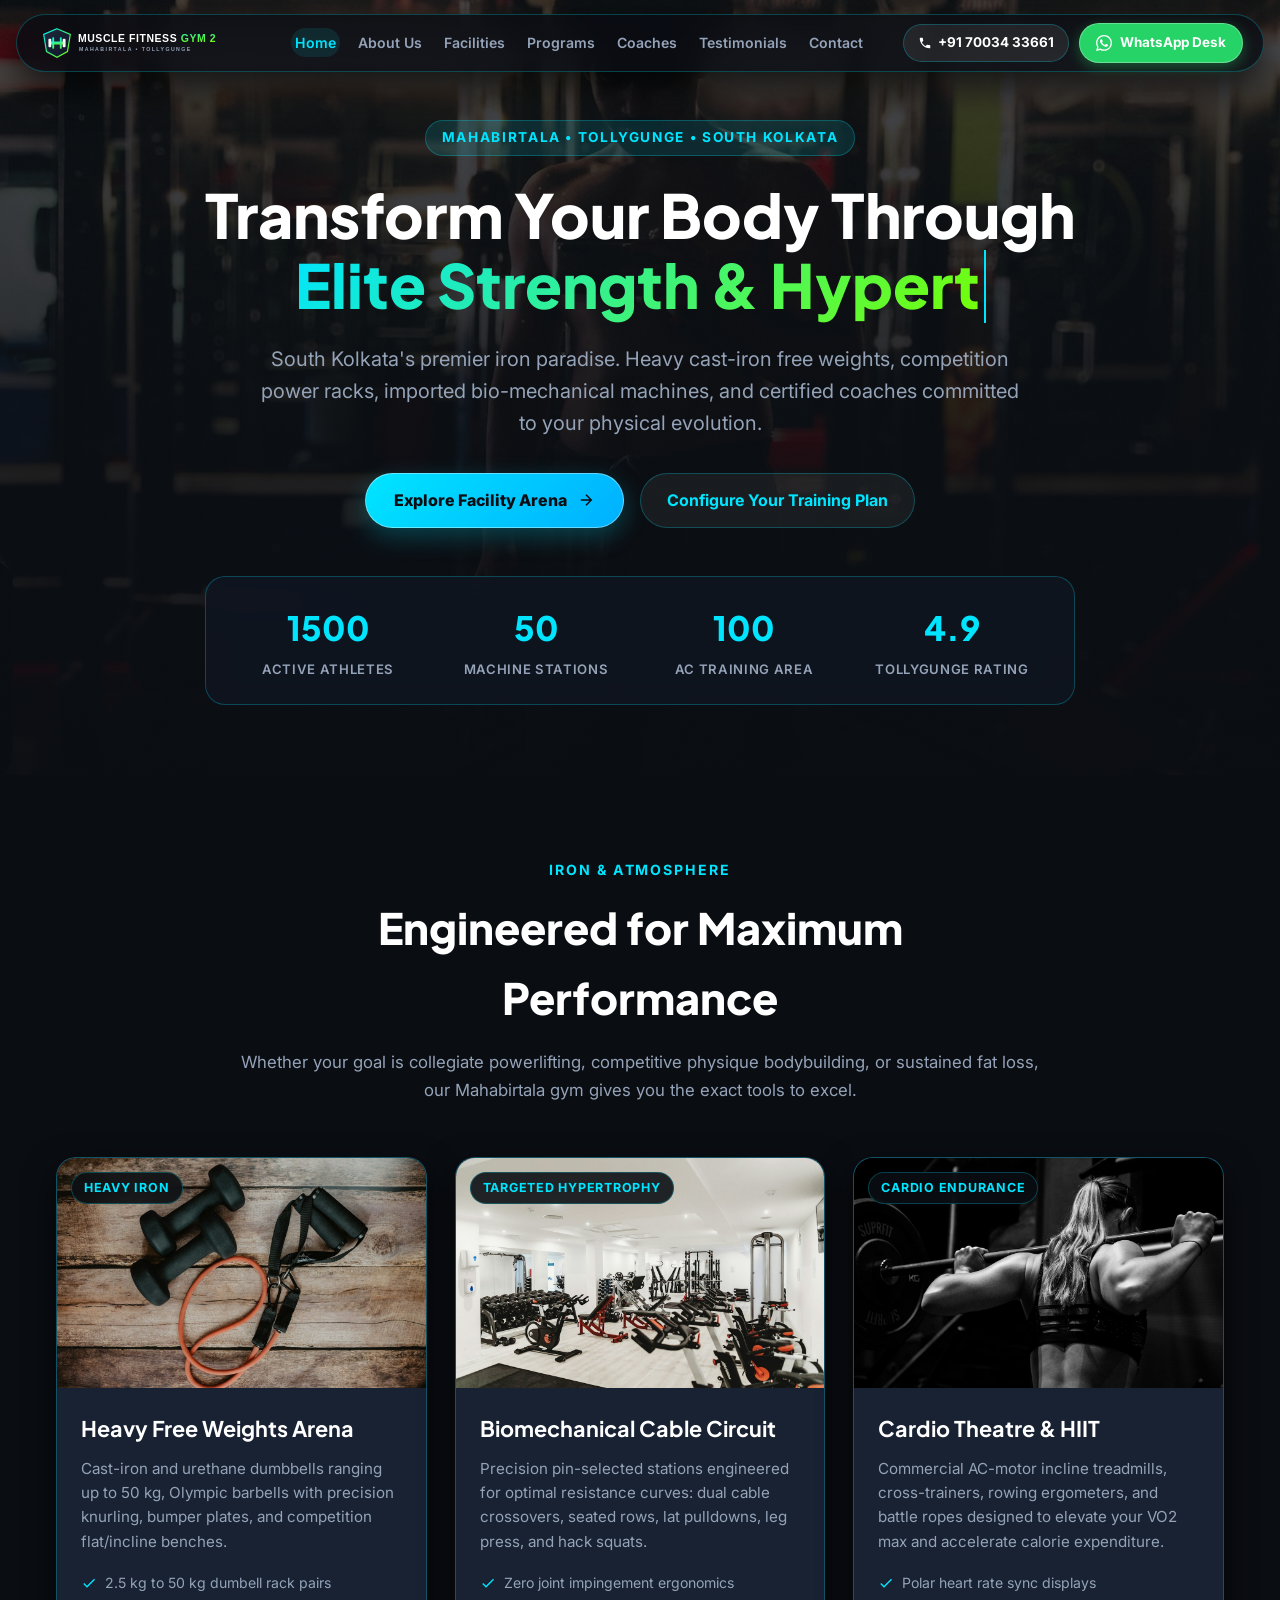
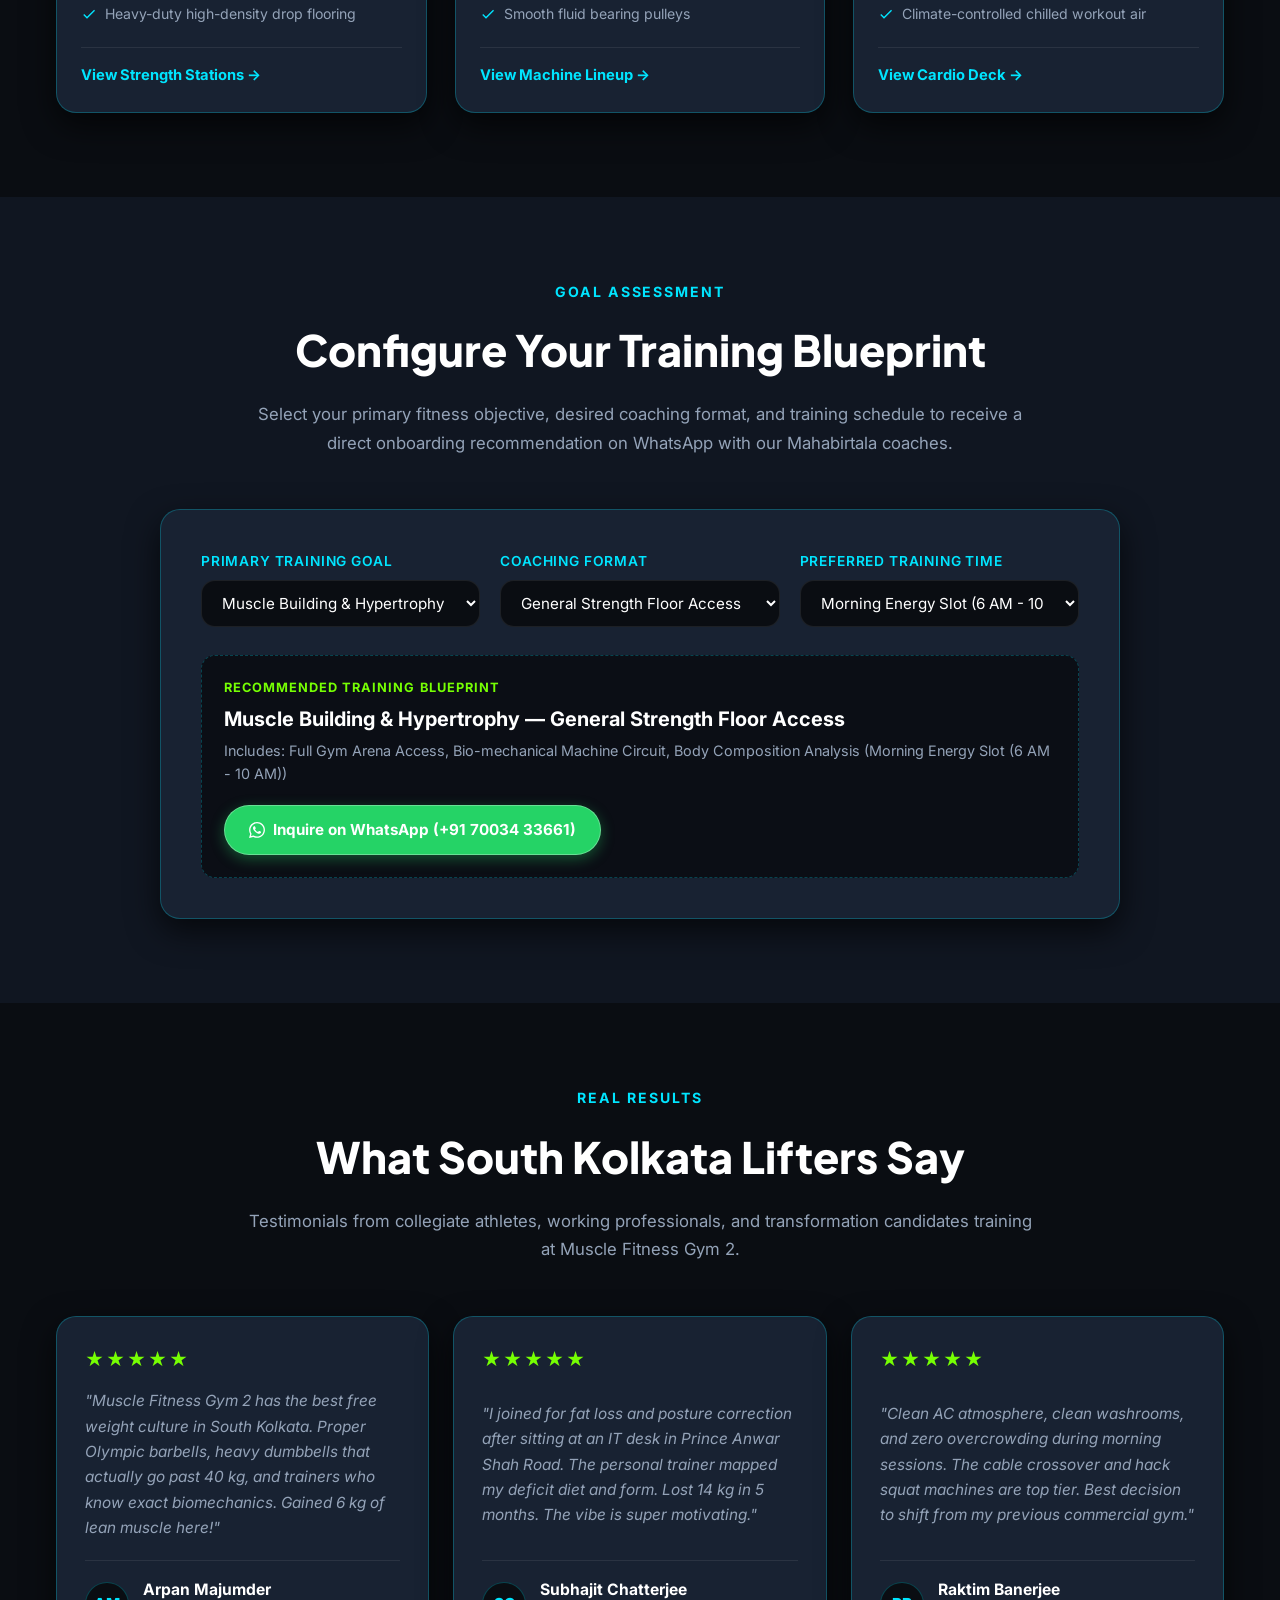
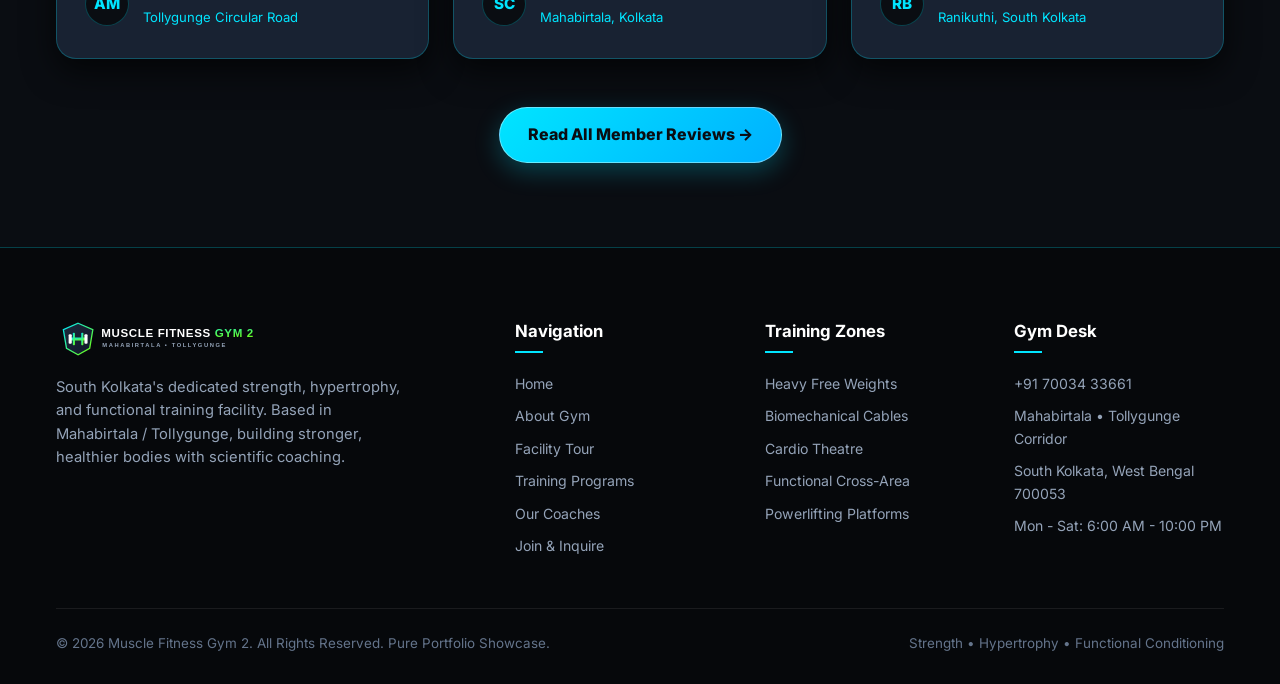
<file: index.html>
<!DOCTYPE html>
<html lang="en">
<head>
  <meta charset="UTF-8">
  <meta name="viewport" content="width=device-width, initial-scale=1.0">
  <title>Muscle Fitness Gym 2 | Elite Strength &amp; Conditioning Tollygunge Kolkata</title>
  <meta name="description" content="Muscle Fitness Gym 2: Premier strength training, hypertrophy bodybuilding, powerlifting &amp; cardio facility in Mahabirtala &amp; Tollygunge, South Kolkata. Join today.">
  <link rel="icon" type="image/svg+xml" href="assets/images/favicon.svg">
  <link rel="icon" type="image/png" sizes="32x32" href="assets/images/favicon-32x32.png">
  <link rel="apple-touch-icon" href="assets/images/apple-touch-icon.png">
  <link rel="preconnect" href="https://fonts.googleapis.com">
  <link rel="preconnect" href="https://fonts.gstatic.com" crossorigin>
  <link href="https://fonts.googleapis.com/css2?family=Plus+Jakarta+Sans:wght@600;700;800;900&family=Inter:wght@400;500;600;700&display=swap" rel="stylesheet">
  <link rel="stylesheet" href="style.css">
</head>
<body>

  <!-- TheDivine Floating Pill Navbar -->
  <header class="nav-header-wrapper">
    <nav class="the-divine-nav" aria-label="Main Navigation">
      <a href="index.html" class="nav-brand">
        <img src="assets/images/logo.svg" alt="Muscle Fitness Gym 2 Logo">
      </a>
      <ul class="nav-links">
        <li><a href="index.html" class="nav-link active">Home</a></li>
        <li><a href="about.html" class="nav-link">About Us</a></li>
        <li><a href="facilities.html" class="nav-link">Facilities</a></li>
        <li><a href="programs.html" class="nav-link">Programs</a></li>
        <li><a href="trainers.html" class="nav-link">Coaches</a></li>
        <li><a href="reviews.html" class="nav-link">Testimonials</a></li>
        <li><a href="contact.html" class="nav-link">Contact</a></li>
      </ul>
      <div class="nav-actions">
        <a href="tel:+917003433661" class="btn-nav-call" title="Call Muscle Fitness Gym 2">
          <svg width="14" height="14" viewBox="0 0 24 24" fill="currentColor"><path d="M20 15.5c-1.2 0-2.4-.2-3.6-.6-.3-.1-.7 0-1 .2l-2.2 2.2c-2.8-1.4-5.1-3.8-6.6-6.6l2.2-2.2c.3-.3.4-.7.2-1-.4-1.1-.6-2.3-.6-3.5 0-.6-.4-1-1-1H4c-.6 0-1 .4-1 1 0 9.4 7.6 17 17 17 .6 0 1-.4 1-1v-3.5c0-.6-.4-1-1-1z"/></svg>
          +91 70034 33661
        </a>
        <a href="https://wa.me/917003433661?text=Hello%20Muscle%20Fitness%20Gym%202!%20I%20would%20like%20to%20inquire%20about%20gym%20membership." target="_blank" rel="noopener noreferrer" class="btn-nav-wa" title="WhatsApp Desk">
          <svg class="wa-icon-white" viewBox="0 0 24 24"><path d="M.057 24l1.687-6.163c-1.041-1.804-1.588-3.849-1.587-5.946.003-6.556 5.338-11.891 11.893-11.891 3.181.001 6.167 1.24 8.413 3.488 2.245 2.248 3.481 5.236 3.48 8.414-.003 6.557-5.338 11.892-11.893 11.892-1.99-.001-3.951-.5-5.688-1.448l-6.305 1.654zm6.597-3.807c1.676.995 3.276 1.591 5.392 1.592 5.448 0 9.886-4.434 9.889-9.885.002-5.462-4.415-9.89-9.881-9.892-5.452 0-9.887 4.434-9.889 9.884-.001 2.225.651 3.891 1.746 5.634l-.999 3.648 3.742-.981zm11.387-5.464c-.074-.124-.272-.198-.57-.347-.297-.149-1.758-.868-2.031-.967-.272-.099-.47-.149-.669.149-.198.297-.768.967-.941 1.165-.173.198-.347.223-.644.074-.297-.149-1.255-.462-2.39-1.475-.883-.788-1.48-1.761-1.653-2.059-.173-.297-.018-.458.13-.606.134-.133.297-.347.446-.521.151-.172.2-.296.3-.495.099-.198.05-.372-.025-.521-.075-.148-.669-1.611-.916-2.206-.242-.579-.487-.501-.669-.51l-.57-.01c-.198 0-.52.074-.792.372s-1.04 1.016-1.04 2.479 1.065 2.876 1.213 3.074c.149.198 2.095 3.2 5.076 4.487.709.306 1.263.489 1.694.626.712.226 1.36.194 1.872.118.571-.085 1.758-.719 2.006-1.413.248-.695.248-1.29.173-1.414z"/></svg>
          WhatsApp Desk
        </a>
        <button class="mobile-nav-toggle" aria-label="Toggle navigation">
          <svg width="24" height="24" viewBox="0 0 24 24" stroke="currentColor" stroke-width="2" fill="none"><path d="M4 6h16M4 12h16M4 18h16"/></svg>
        </button>
      </div>
    </nav>
  </header>

  <!-- Mobile Drawer -->
  <div class="mobile-nav-drawer">
    <a href="index.html" class="nav-link active">Home</a>
    <a href="about.html" class="nav-link">About Us</a>
    <a href="facilities.html" class="nav-link">Facilities</a>
    <a href="programs.html" class="nav-link">Programs</a>
    <a href="trainers.html" class="nav-link">Coaches</a>
    <a href="reviews.html" class="nav-link">Testimonials</a>
    <a href="contact.html" class="nav-link">Contact</a>
  </div>

  <!-- Hero Section with 16:9 Video -->
  <section class="hero-section">
    <div class="hero-video-wrapper">
      <video class="hero-video" autoplay loop muted playsinline poster="assets/images/hero-poster.jpg">
        <source src="assets/videos/hero.mp4" type="video/mp4">
        <img src="assets/images/hero-fallback.jpg" alt="Muscle Fitness Gym 2 Arena">
      </video>
      <div class="hero-overlay"></div>
    </div>

    <div class="hero-content">
      <span class="hero-badge">Mahabirtala &bull; Tollygunge &bull; South Kolkata</span>
      <h1 class="hero-title">
        Transform Your Body Through<br>
        <span class="typewriter-text"></span>
      </h1>
      <p class="hero-subtitle">
        South Kolkata's premier iron paradise. Heavy cast-iron free weights, competition power racks, imported bio-mechanical machines, and certified coaches committed to your physical evolution.
      </p>

      <div class="hero-ctas">
        <a href="facilities.html" class="btn-primary">
          Explore Facility Arena
          <svg width="18" height="18" viewBox="0 0 24 24" fill="none" stroke="currentColor" stroke-width="2"><path d="M5 12h14M12 5l7 7-7 7"/></svg>
        </a>
        <a href="#goal-estimator" class="btn-secondary">
          Configure Your Training Plan
        </a>
      </div>

      <!-- Telemetry Stats -->
      <div class="hero-telemetry">
        <div class="telemetry-item">
          <span class="telemetry-val" data-target="1500">1500+</span>
          <span class="telemetry-label">Active Athletes</span>
        </div>
        <div class="telemetry-item">
          <span class="telemetry-val" data-target="50">50+</span>
          <span class="telemetry-label">Machine Stations</span>
        </div>
        <div class="telemetry-item">
          <span class="telemetry-val" data-target="100">100%</span>
          <span class="telemetry-label">AC Training Area</span>
        </div>
        <div class="telemetry-item">
          <span class="telemetry-val" data-target="4.9">4.9 ★</span>
          <span class="telemetry-label">Tollygunge Rating</span>
        </div>
      </div>
    </div>
  </section>

  <!-- Facility Highlights Showcase -->
  <section class="section">
    <div class="container">
      <div class="section-header">
        <span class="section-subtitle">Iron &amp; Atmosphere</span>
        <h2 class="section-title">Engineered for Maximum Performance</h2>
        <p class="section-desc">
          Whether your goal is collegiate powerlifting, competitive physique bodybuilding, or sustained fat loss, our Mahabirtala gym gives you the exact tools to excel.
        </p>
      </div>

      <div class="facility-grid">
        <!-- Card 1: Free Weights Zone -->
        <div class="card-luxury">
          <div class="card-img-wrap">
            <img src="assets/images/free-weights-zone.jpg" alt="Free Weights Zone" loading="lazy">
            <span class="card-badge">Heavy Iron</span>
          </div>
          <div class="card-body">
            <h3 class="card-title">Heavy Free Weights Arena</h3>
            <p class="card-desc">
              Cast-iron and urethane dumbbells ranging up to 50 kg, Olympic barbells with precision knurling, bumper plates, and competition flat/incline benches.
            </p>
            <ul class="card-features">
              <li><svg viewBox="0 0 24 24"><path d="M9 16.17L4.83 12l-1.42 1.41L9 19 21 7l-1.41-1.41z"/></svg> 2.5 kg to 50 kg dumbell rack pairs</li>
              <li><svg viewBox="0 0 24 24"><path d="M9 16.17L4.83 12l-1.42 1.41L9 19 21 7l-1.41-1.41z"/></svg> Heavy-duty high-density drop flooring</li>
            </ul>
            <a href="facilities.html" class="card-cta">View Strength Stations &rarr;</a>
          </div>
        </div>

        <!-- Card 2: Biomechanical Machines -->
        <div class="card-luxury">
          <div class="card-img-wrap">
            <img src="assets/images/biomechanical-machines.jpg" alt="Biomechanical Machine Circuit" loading="lazy">
            <span class="card-badge">Targeted Hypertrophy</span>
          </div>
          <div class="card-body">
            <h3 class="card-title">Biomechanical Cable Circuit</h3>
            <p class="card-desc">
              Precision pin-selected stations engineered for optimal resistance curves: dual cable crossovers, seated rows, lat pulldowns, leg press, and hack squats.
            </p>
            <ul class="card-features">
              <li><svg viewBox="0 0 24 24"><path d="M9 16.17L4.83 12l-1.42 1.41L9 19 21 7l-1.41-1.41z"/></svg> Zero joint impingement ergonomics</li>
              <li><svg viewBox="0 0 24 24"><path d="M9 16.17L4.83 12l-1.42 1.41L9 19 21 7l-1.41-1.41z"/></svg> Smooth fluid bearing pulleys</li>
            </ul>
            <a href="facilities.html" class="card-cta">View Machine Lineup &rarr;</a>
          </div>
        </div>

        <!-- Card 3: Cardio & Conditioning -->
        <div class="card-luxury">
          <div class="card-img-wrap">
            <img src="assets/images/cardio-theatre-zone.jpg" alt="Cardio Theatre Zone" loading="lazy">
            <span class="card-badge">Cardio Endurance</span>
          </div>
          <div class="card-body">
            <h3 class="card-title">Cardio Theatre &amp; HIIT</h3>
            <p class="card-desc">
              Commercial AC-motor incline treadmills, cross-trainers, rowing ergometers, and battle ropes designed to elevate your VO2 max and accelerate calorie expenditure.
            </p>
            <ul class="card-features">
              <li><svg viewBox="0 0 24 24"><path d="M9 16.17L4.83 12l-1.42 1.41L9 19 21 7l-1.41-1.41z"/></svg> Polar heart rate sync displays</li>
              <li><svg viewBox="0 0 24 24"><path d="M9 16.17L4.83 12l-1.42 1.41L9 19 21 7l-1.41-1.41z"/></svg> Climate-controlled chilled workout air</li>
            </ul>
            <a href="facilities.html" class="card-cta">View Cardio Deck &rarr;</a>
          </div>
        </div>
      </div>
    </div>
  </section>

  <!-- Interactive Goal & Training Intake Widget -->
  <section id="goal-estimator" class="section section-alt">
    <div class="container">
      <div class="section-header">
        <span class="section-subtitle">Goal Assessment</span>
        <h2 class="section-title">Configure Your Training Blueprint</h2>
        <p class="section-desc">
          Select your primary fitness objective, desired coaching format, and training schedule to receive a direct onboarding recommendation on WhatsApp with our Mahabirtala coaches.
        </p>
      </div>

      <div class="estimator-widget">
        <div class="estimator-grid">
          <div class="form-group">
            <label for="fitnessGoal">Primary Training Goal</label>
            <select id="fitnessGoal" class="form-select">
              <option value="Muscle Building &amp; Hypertrophy" selected>Muscle Building &amp; Hypertrophy</option>
              <option value="Fat Loss &amp; Body Recomposition">Fat Loss &amp; Body Recomposition</option>
              <option value="Powerlifting &amp; Maximal Strength">Powerlifting &amp; Maximal Strength (SBD)</option>
              <option value="General Health &amp; Functional Fitness">General Health &amp; Functional Fitness</option>
            </select>
          </div>

          <div class="form-group">
            <label for="trainingMode">Coaching Format</label>
            <select id="trainingMode" class="form-select">
              <option value="General Strength Floor Access" selected>General Strength Floor Access</option>
              <option value="1-on-1 Personal Trainer Mentorship">1-on-1 Personal Trainer Mentorship</option>
              <option value="Duo / Partner Transformation Pass">Duo / Partner Transformation Pass</option>
            </select>
          </div>

          <div class="form-group">
            <label for="workoutSlot">Preferred Training Time</label>
            <select id="workoutSlot" class="form-select">
              <option value="Morning Energy Slot (6 AM - 10 AM)" selected>Morning Energy Slot (6 AM - 10 AM)</option>
              <option value="Afternoon Quiet Hours (11 AM - 4 PM)">Afternoon Quiet Hours (11 AM - 4 PM)</option>
              <option value="Evening Peak Hustle (5 PM - 10 PM)">Evening Peak Hustle (5 PM - 10 PM)</option>
            </select>
          </div>
        </div>

        <div class="estimator-output">
          <div class="est-specs">
            <span class="est-badge">Recommended Training Blueprint</span>
            <h3 id="estTitle" class="est-title">Muscle Building &amp; Hypertrophy — General Strength Floor Access</h3>
            <p id="estTimeline" class="est-timeline">Includes: Full Gym Arena Access, Bio-mechanical Machine Circuit, Body Composition Analysis (Morning Energy Slot (6 AM - 10 AM))</p>
          </div>
          <a id="estWaBtn" href="https://wa.me/917003433661" target="_blank" rel="noopener noreferrer" class="btn-nav-wa" style="padding: 12px 24px; font-size: 0.95rem;">
            <svg class="wa-icon-white" viewBox="0 0 24 24"><path d="M.057 24l1.687-6.163c-1.041-1.804-1.588-3.849-1.587-5.946.003-6.556 5.338-11.891 11.893-11.891 3.181.001 6.167 1.24 8.413 3.488 2.245 2.248 3.481 5.236 3.48 8.414-.003 6.557-5.338 11.892-11.893 11.892-1.99-.001-3.951-.5-5.688-1.448l-6.305 1.654zm6.597-3.807c1.676.995 3.276 1.591 5.392 1.592 5.448 0 9.886-4.434 9.889-9.885.002-5.462-4.415-9.89-9.881-9.892-5.452 0-9.887 4.434-9.889 9.884-.001 2.225.651 3.891 1.746 5.634l-.999 3.648 3.742-.981zm11.387-5.464c-.074-.124-.272-.198-.57-.347-.297-.149-1.758-.868-2.031-.967-.272-.099-.47-.149-.669.149-.198.297-.768.967-.941 1.165-.173.198-.347.223-.644.074-.297-.149-1.255-.462-2.39-1.475-.883-.788-1.48-1.761-1.653-2.059-.173-.297-.018-.458.13-.606.134-.133.297-.347.446-.521.151-.172.2-.296.3-.495.099-.198.05-.372-.025-.521-.075-.148-.669-1.611-.916-2.206-.242-.579-.487-.501-.669-.51l-.57-.01c-.198 0-.52.074-.792.372s-1.04 1.016-1.04 2.479 1.065 2.876 1.213 3.074c.149.198 2.095 3.2 5.076 4.487.709.306 1.263.489 1.694.626.712.226 1.36.194 1.872.118.571-.085 1.758-.719 2.006-1.413.248-.695.248-1.29.173-1.414z"/></svg>
            Inquire on WhatsApp (+91 70034 33661)
          </a>
        </div>
      </div>
    </div>
  </section>

  <!-- Member Testimonials Preview -->
  <section class="section">
    <div class="container">
      <div class="section-header">
        <span class="section-subtitle">Real Results</span>
        <h2 class="section-title">What South Kolkata Lifters Say</h2>
        <p class="section-desc">
          Testimonials from collegiate athletes, working professionals, and transformation candidates training at Muscle Fitness Gym 2.
        </p>
      </div>

      <div class="reviews-grid">
        <div class="review-card">
          <div class="review-stars">★★★★★</div>
          <p class="review-text">
            "Muscle Fitness Gym 2 has the best free weight culture in South Kolkata. Proper Olympic barbells, heavy dumbbells that actually go past 40 kg, and trainers who know exact biomechanics. Gained 6 kg of lean muscle here!"
          </p>
          <div class="review-author">
            <div class="author-avatar">AM</div>
            <div class="author-meta">
              <h4>Arpan Majumder</h4>
              <span>Tollygunge Circular Road</span>
            </div>
          </div>
        </div>

        <div class="review-card">
          <div class="review-stars">★★★★★</div>
          <p class="review-text">
            "I joined for fat loss and posture correction after sitting at an IT desk in Prince Anwar Shah Road. The personal trainer mapped my deficit diet and form. Lost 14 kg in 5 months. The vibe is super motivating."
          </p>
          <div class="review-author">
            <div class="author-avatar">SC</div>
            <div class="author-meta">
              <h4>Subhajit Chatterjee</h4>
              <span>Mahabirtala, Kolkata</span>
            </div>
          </div>
        </div>

        <div class="review-card">
          <div class="review-stars">★★★★★</div>
          <p class="review-text">
            "Clean AC atmosphere, clean washrooms, and zero overcrowding during morning sessions. The cable crossover and hack squat machines are top tier. Best decision to shift from my previous commercial gym."
          </p>
          <div class="review-author">
            <div class="author-avatar">RB</div>
            <div class="author-meta">
              <h4>Raktim Banerjee</h4>
              <span>Ranikuthi, South Kolkata</span>
            </div>
          </div>
        </div>
      </div>

      <div style="text-align: center; margin-top: 48px;">
        <a href="reviews.html" class="btn-primary" style="display: inline-flex;">Read All Member Reviews &rarr;</a>
      </div>
    </div>
  </section>

  <!-- Footer -->
  <footer class="site-footer">
    <div class="container">
      <div class="footer-grid">
        <div class="footer-brand">
          <img src="assets/images/logo.svg" alt="Muscle Fitness Gym 2" style="height: 42px;">
          <p>
            South Kolkata's dedicated strength, hypertrophy, and functional training facility. Based in Mahabirtala / Tollygunge, building stronger, healthier bodies with scientific coaching.
          </p>
        </div>
        <div class="footer-col">
          <h4>Navigation</h4>
          <ul>
            <li><a href="index.html">Home</a></li>
            <li><a href="about.html">About Gym</a></li>
            <li><a href="facilities.html">Facility Tour</a></li>
            <li><a href="programs.html">Training Programs</a></li>
            <li><a href="trainers.html">Our Coaches</a></li>
            <li><a href="contact.html">Join &amp; Inquire</a></li>
          </ul>
        </div>
        <div class="footer-col">
          <h4>Training Zones</h4>
          <ul>
            <li><a href="facilities.html">Heavy Free Weights</a></li>
            <li><a href="facilities.html">Biomechanical Cables</a></li>
            <li><a href="facilities.html">Cardio Theatre</a></li>
            <li><a href="facilities.html">Functional Cross-Area</a></li>
            <li><a href="facilities.html">Powerlifting Platforms</a></li>
          </ul>
        </div>
        <div class="footer-col">
          <h4>Gym Desk</h4>
          <ul>
            <li><a href="tel:+917003433661">+91 70034 33661</a></li>
            <li>Mahabirtala &bull; Tollygunge Corridor</li>
            <li>South Kolkata, West Bengal 700053</li>
            <li>Mon - Sat: 6:00 AM - 10:00 PM</li>
          </ul>
        </div>
      </div>

      <div class="footer-bottom">
        <p>&copy; 2026 Muscle Fitness Gym 2. All Rights Reserved. Pure Portfolio Showcase.</p>
        <p>Strength &bull; Hypertrophy &bull; Functional Conditioning</p>
      </div>
    </div>
  </footer>

  <script src="main.js"></script>
</body>
</html>
</file>
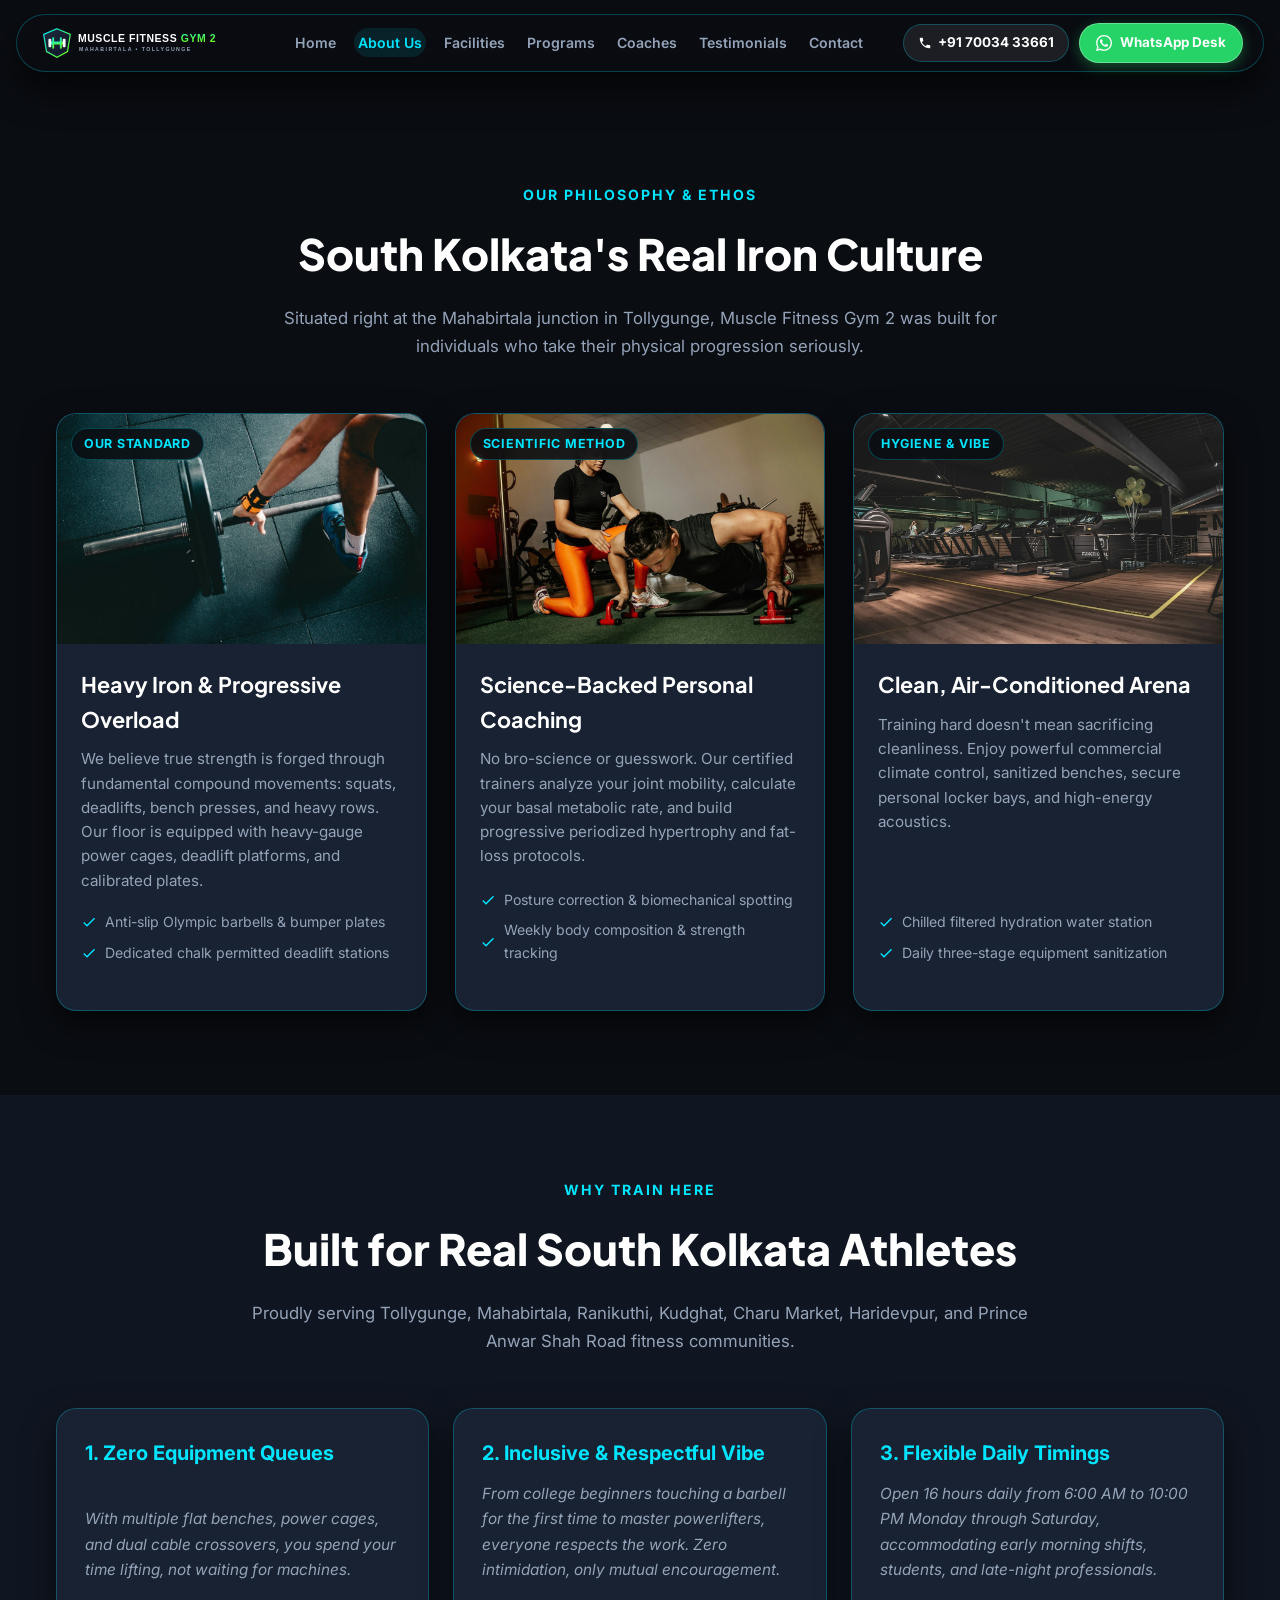
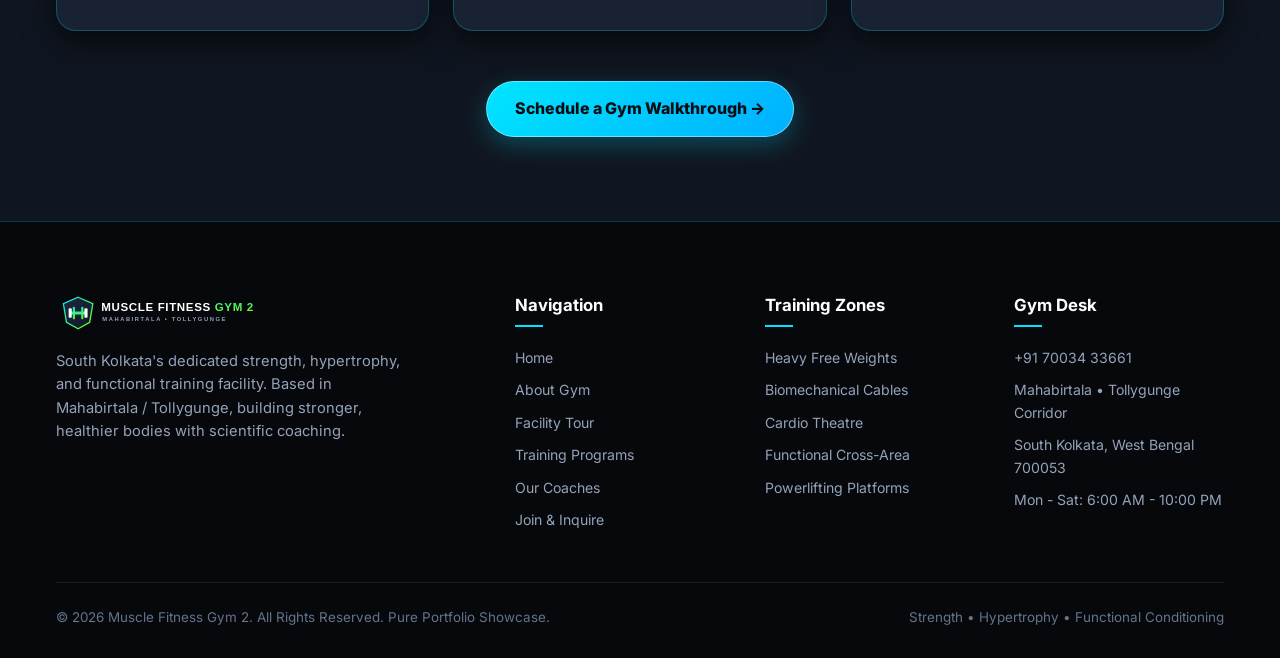
<file: about.html>
<!DOCTYPE html>
<html lang="en">
<head>
  <meta charset="UTF-8">
  <meta name="viewport" content="width=device-width, initial-scale=1.0">
  <title>About Us | Muscle Fitness Gym 2 Mahabirtala Tollygunge</title>
  <meta name="description" content="Discover Muscle Fitness Gym 2: South Kolkata's premier strength training and bodybuilding gym in Mahabirtala / Tollygunge. Our culture, coaches, and equipment standards.">
  <link rel="icon" type="image/svg+xml" href="assets/images/favicon.svg">
  <link rel="icon" type="image/png" sizes="32x32" href="assets/images/favicon-32x32.png">
  <link rel="apple-touch-icon" href="assets/images/apple-touch-icon.png">
  <link rel="preconnect" href="https://fonts.googleapis.com">
  <link rel="preconnect" href="https://fonts.gstatic.com" crossorigin>
  <link href="https://fonts.googleapis.com/css2?family=Plus+Jakarta+Sans:wght@600;700;800;900&family=Inter:wght@400;500;600;700&display=swap" rel="stylesheet">
  <link rel="stylesheet" href="style.css">
</head>
<body>

  <!-- TheDivine Floating Pill Navbar -->
  <header class="nav-header-wrapper">
    <nav class="the-divine-nav" aria-label="Main Navigation">
      <a href="index.html" class="nav-brand">
        <img src="assets/images/logo.svg" alt="Muscle Fitness Gym 2 Logo">
      </a>
      <ul class="nav-links">
        <li><a href="index.html" class="nav-link">Home</a></li>
        <li><a href="about.html" class="nav-link active">About Us</a></li>
        <li><a href="facilities.html" class="nav-link">Facilities</a></li>
        <li><a href="programs.html" class="nav-link">Programs</a></li>
        <li><a href="trainers.html" class="nav-link">Coaches</a></li>
        <li><a href="reviews.html" class="nav-link">Testimonials</a></li>
        <li><a href="contact.html" class="nav-link">Contact</a></li>
      </ul>
      <div class="nav-actions">
        <a href="tel:+917003433661" class="btn-nav-call" title="Call Muscle Fitness Gym 2">
          <svg width="14" height="14" viewBox="0 0 24 24" fill="currentColor"><path d="M20 15.5c-1.2 0-2.4-.2-3.6-.6-.3-.1-.7 0-1 .2l-2.2 2.2c-2.8-1.4-5.1-3.8-6.6-6.6l2.2-2.2c.3-.3.4-.7.2-1-.4-1.1-.6-2.3-.6-3.5 0-.6-.4-1-1-1H4c-.6 0-1 .4-1 1 0 9.4 7.6 17 17 17 .6 0 1-.4 1-1v-3.5c0-.6-.4-1-1-1z"/></svg>
          +91 70034 33661
        </a>
        <a href="https://wa.me/917003433661?text=Hello%20Muscle%20Fitness%20Gym%202!%20I%20would%20like%20to%20learn%20more%20about%20the%20gym." target="_blank" rel="noopener noreferrer" class="btn-nav-wa" title="WhatsApp Desk">
          <svg class="wa-icon-white" viewBox="0 0 24 24"><path d="M.057 24l1.687-6.163c-1.041-1.804-1.588-3.849-1.587-5.946.003-6.556 5.338-11.891 11.893-11.891 3.181.001 6.167 1.24 8.413 3.488 2.245 2.248 3.481 5.236 3.48 8.414-.003 6.557-5.338 11.892-11.893 11.892-1.99-.001-3.951-.5-5.688-1.448l-6.305 1.654zm6.597-3.807c1.676.995 3.276 1.591 5.392 1.592 5.448 0 9.886-4.434 9.889-9.885.002-5.462-4.415-9.89-9.881-9.892-5.452 0-9.887 4.434-9.889 9.884-.001 2.225.651 3.891 1.746 5.634l-.999 3.648 3.742-.981zm11.387-5.464c-.074-.124-.272-.198-.57-.347-.297-.149-1.758-.868-2.031-.967-.272-.099-.47-.149-.669.149-.198.297-.768.967-.941 1.165-.173.198-.347.223-.644.074-.297-.149-1.255-.462-2.39-1.475-.883-.788-1.48-1.761-1.653-2.059-.173-.297-.018-.458.13-.606.134-.133.297-.347.446-.521.151-.172.2-.296.3-.495.099-.198.05-.372-.025-.521-.075-.148-.669-1.611-.916-2.206-.242-.579-.487-.501-.669-.51l-.57-.01c-.198 0-.52.074-.792.372s-1.04 1.016-1.04 2.479 1.065 2.876 1.213 3.074c.149.198 2.095 3.2 5.076 4.487.709.306 1.263.489 1.694.626.712.226 1.36.194 1.872.118.571-.085 1.758-.719 2.006-1.413.248-.695.248-1.29.173-1.414z"/></svg>
          WhatsApp Desk
        </a>
        <button class="mobile-nav-toggle" aria-label="Toggle navigation">
          <svg width="24" height="24" viewBox="0 0 24 24" stroke="currentColor" stroke-width="2" fill="none"><path d="M4 6h16M4 12h16M4 18h16"/></svg>
        </button>
      </div>
    </nav>
  </header>

  <!-- Mobile Drawer -->
  <div class="mobile-nav-drawer">
    <a href="index.html" class="nav-link">Home</a>
    <a href="about.html" class="nav-link active">About Us</a>
    <a href="facilities.html" class="nav-link">Facilities</a>
    <a href="programs.html" class="nav-link">Programs</a>
    <a href="trainers.html" class="nav-link">Coaches</a>
    <a href="reviews.html" class="nav-link">Testimonials</a>
    <a href="contact.html" class="nav-link">Contact</a>
  </div>

  <main style="padding-top: 100px;">
    <section class="section">
      <div class="container">
        <div class="section-header">
          <span class="section-subtitle">Our Philosophy &amp; Ethos</span>
          <h1 class="section-title">South Kolkata's Real Iron Culture</h1>
          <p class="section-desc">
            Situated right at the Mahabirtala junction in Tollygunge, Muscle Fitness Gym 2 was built for individuals who take their physical progression seriously.
          </p>
        </div>

        <div class="facility-grid">
          <div class="card-luxury">
            <div class="card-img-wrap">
              <img src="assets/images/strength-power-racks.jpg" alt="Hardcore Iron Ethos" loading="lazy">
              <span class="card-badge">Our Standard</span>
            </div>
            <div class="card-body">
              <h3 class="card-title">Heavy Iron &amp; Progressive Overload</h3>
              <p class="card-desc">
                We believe true strength is forged through fundamental compound movements: squats, deadlifts, bench presses, and heavy rows. Our floor is equipped with heavy-gauge power cages, deadlift platforms, and calibrated plates.
              </p>
              <ul class="card-features">
                <li><svg viewBox="0 0 24 24"><path d="M9 16.17L4.83 12l-1.42 1.41L9 19 21 7l-1.41-1.41z"/></svg> Anti-slip Olympic barbells &amp; bumper plates</li>
                <li><svg viewBox="0 0 24 24"><path d="M9 16.17L4.83 12l-1.42 1.41L9 19 21 7l-1.41-1.41z"/></svg> Dedicated chalk permitted deadlift stations</li>
              </ul>
            </div>
          </div>

          <div class="card-luxury">
            <div class="card-img-wrap">
              <img src="assets/images/personal-trainer-guidance.jpg" alt="Scientific Coaching" loading="lazy">
              <span class="card-badge">Scientific Method</span>
            </div>
            <div class="card-body">
              <h3 class="card-title">Science-Backed Personal Coaching</h3>
              <p class="card-desc">
                No bro-science or guesswork. Our certified trainers analyze your joint mobility, calculate your basal metabolic rate, and build progressive periodized hypertrophy and fat-loss protocols.
              </p>
              <ul class="card-features">
                <li><svg viewBox="0 0 24 24"><path d="M9 16.17L4.83 12l-1.42 1.41L9 19 21 7l-1.41-1.41z"/></svg> Posture correction &amp; biomechanical spotting</li>
                <li><svg viewBox="0 0 24 24"><path d="M9 16.17L4.83 12l-1.42 1.41L9 19 21 7l-1.41-1.41z"/></svg> Weekly body composition &amp; strength tracking</li>
              </ul>
            </div>
          </div>

          <div class="card-luxury">
            <div class="card-img-wrap">
              <img src="assets/images/gym-facility-lounge.jpg" alt="Atmosphere and Hygiene" loading="lazy">
              <span class="card-badge">Hygiene &amp; Vibe</span>
            </div>
            <div class="card-body">
              <h3 class="card-title">Clean, Air-Conditioned Arena</h3>
              <p class="card-desc">
                Training hard doesn't mean sacrificing cleanliness. Enjoy powerful commercial climate control, sanitized benches, secure personal locker bays, and high-energy acoustics.
              </p>
              <ul class="card-features">
                <li><svg viewBox="0 0 24 24"><path d="M9 16.17L4.83 12l-1.42 1.41L9 19 21 7l-1.41-1.41z"/></svg> Chilled filtered hydration water station</li>
                <li><svg viewBox="0 0 24 24"><path d="M9 16.17L4.83 12l-1.42 1.41L9 19 21 7l-1.41-1.41z"/></svg> Daily three-stage equipment sanitization</li>
              </ul>
            </div>
          </div>
        </div>
      </div>
    </section>

    <!-- Core Pillars Section -->
    <section class="section section-alt">
      <div class="container">
        <div class="section-header">
          <span class="section-subtitle">Why Train Here</span>
          <h2 class="section-title">Built for Real South Kolkata Athletes</h2>
          <p class="section-desc">
            Proudly serving Tollygunge, Mahabirtala, Ranikuthi, Kudghat, Charu Market, Haridevpur, and Prince Anwar Shah Road fitness communities.
          </p>
        </div>

        <div class="reviews-grid">
          <div class="review-card">
            <h3 style="font-size: 1.25rem; font-weight: 700; margin-bottom: 12px; color: var(--accent-cyan);">
              1. Zero Equipment Queues
            </h3>
            <p class="review-text">
              With multiple flat benches, power cages, and dual cable crossovers, you spend your time lifting, not waiting for machines.
            </p>
          </div>

          <div class="review-card">
            <h3 style="font-size: 1.25rem; font-weight: 700; margin-bottom: 12px; color: var(--accent-cyan);">
              2. Inclusive &amp; Respectful Vibe
            </h3>
            <p class="review-text">
              From college beginners touching a barbell for the first time to master powerlifters, everyone respects the work. Zero intimidation, only mutual encouragement.
            </p>
          </div>

          <div class="review-card">
            <h3 style="font-size: 1.25rem; font-weight: 700; margin-bottom: 12px; color: var(--accent-cyan);">
              3. Flexible Daily Timings
            </h3>
            <p class="review-text">
              Open 16 hours daily from 6:00 AM to 10:00 PM Monday through Saturday, accommodating early morning shifts, students, and late-night professionals.
            </p>
          </div>
        </div>

        <div style="text-align: center; margin-top: 50px;">
          <a href="contact.html" class="btn-primary" style="display: inline-flex;">Schedule a Gym Walkthrough &rarr;</a>
        </div>
      </div>
    </section>
  </main>

  <!-- Footer -->
  <footer class="site-footer">
    <div class="container">
      <div class="footer-grid">
        <div class="footer-brand">
          <img src="assets/images/logo.svg" alt="Muscle Fitness Gym 2" style="height: 42px;">
          <p>
            South Kolkata's dedicated strength, hypertrophy, and functional training facility. Based in Mahabirtala / Tollygunge, building stronger, healthier bodies with scientific coaching.
          </p>
        </div>
        <div class="footer-col">
          <h4>Navigation</h4>
          <ul>
            <li><a href="index.html">Home</a></li>
            <li><a href="about.html">About Gym</a></li>
            <li><a href="facilities.html">Facility Tour</a></li>
            <li><a href="programs.html">Training Programs</a></li>
            <li><a href="trainers.html">Our Coaches</a></li>
            <li><a href="contact.html">Join &amp; Inquire</a></li>
          </ul>
        </div>
        <div class="footer-col">
          <h4>Training Zones</h4>
          <ul>
            <li><a href="facilities.html">Heavy Free Weights</a></li>
            <li><a href="facilities.html">Biomechanical Cables</a></li>
            <li><a href="facilities.html">Cardio Theatre</a></li>
            <li><a href="facilities.html">Functional Cross-Area</a></li>
            <li><a href="facilities.html">Powerlifting Platforms</a></li>
          </ul>
        </div>
        <div class="footer-col">
          <h4>Gym Desk</h4>
          <ul>
            <li><a href="tel:+917003433661">+91 70034 33661</a></li>
            <li>Mahabirtala &bull; Tollygunge Corridor</li>
            <li>South Kolkata, West Bengal 700053</li>
            <li>Mon - Sat: 6:00 AM - 10:00 PM</li>
          </ul>
        </div>
      </div>

      <div class="footer-bottom">
        <p>&copy; 2026 Muscle Fitness Gym 2. All Rights Reserved. Pure Portfolio Showcase.</p>
        <p>Strength &bull; Hypertrophy &bull; Functional Conditioning</p>
      </div>
    </div>
  </footer>

  <script src="main.js"></script>
</body>
</html>
</file>
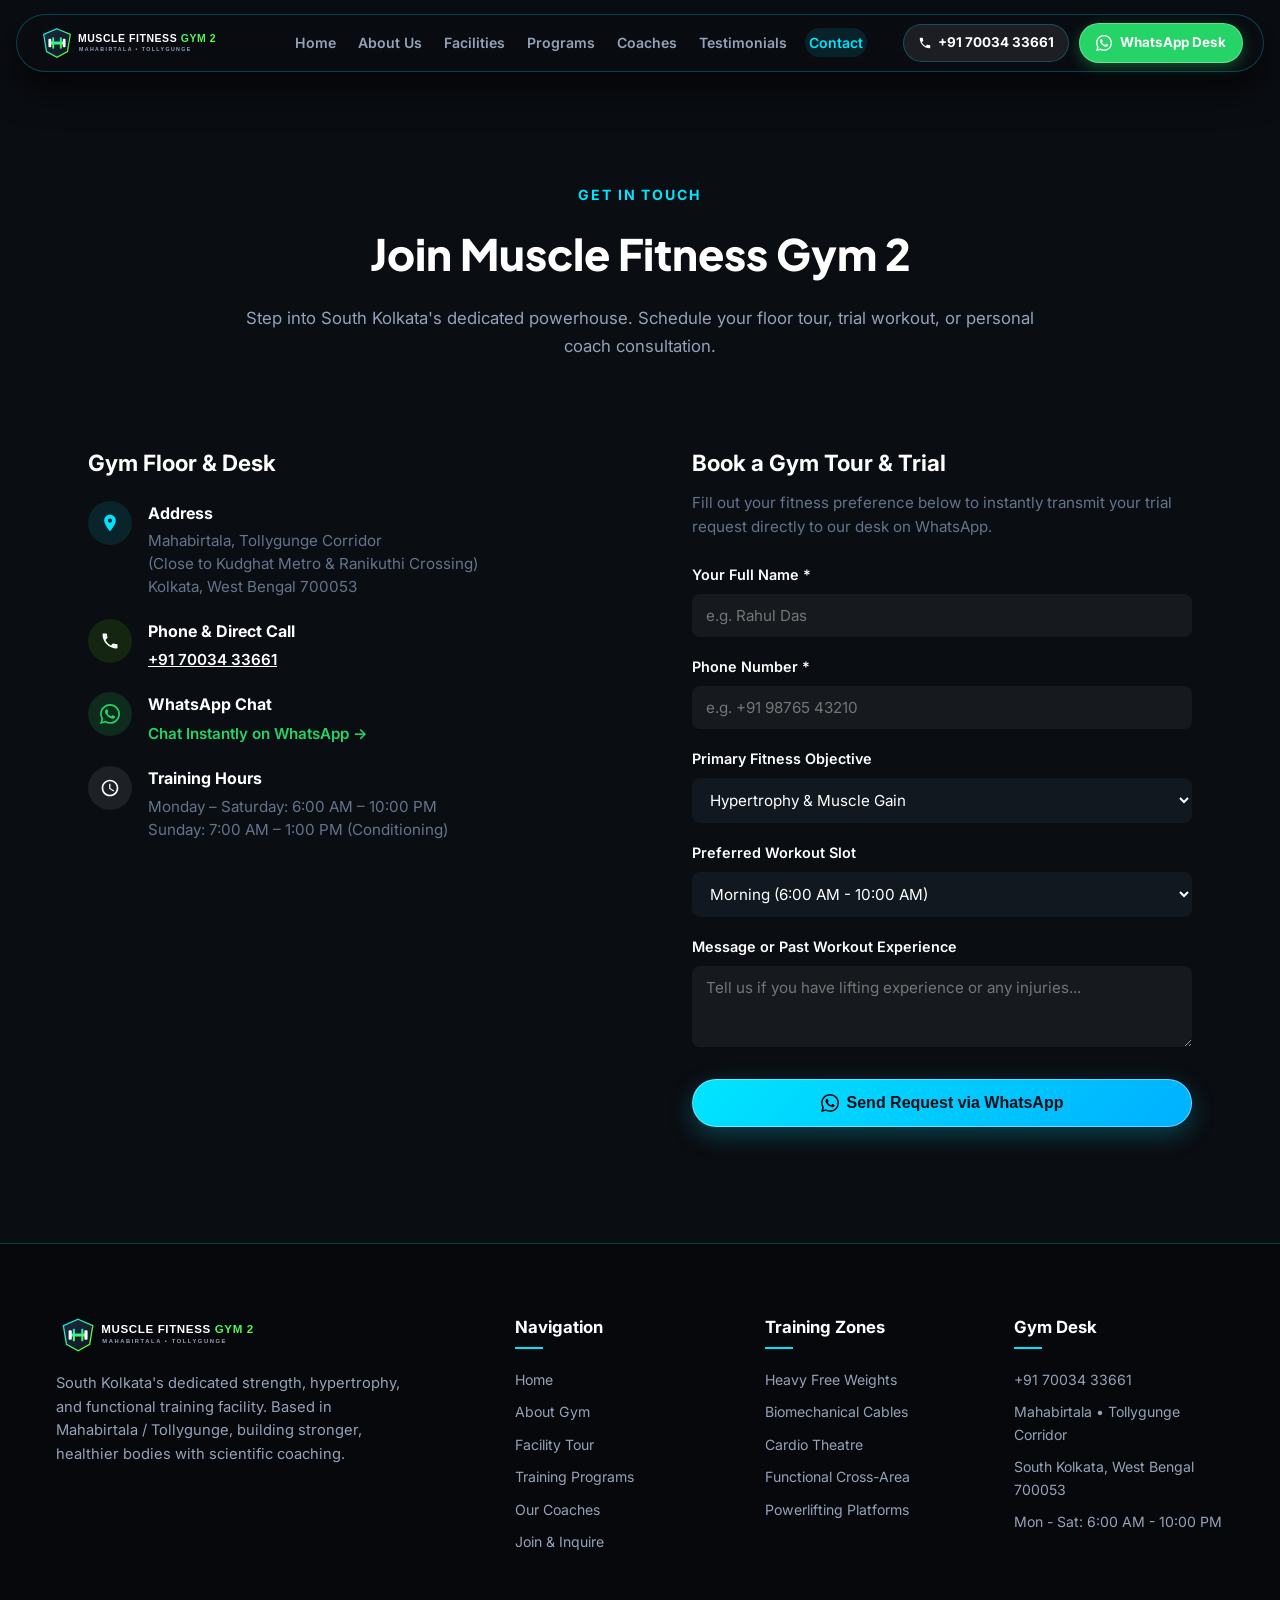
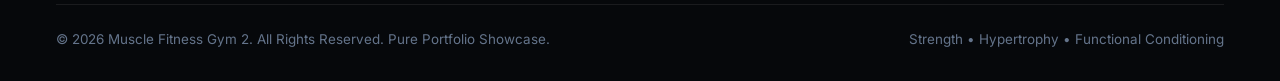
<file: contact.html>
<!DOCTYPE html>
<html lang="en">
<head>
  <meta charset="UTF-8">
  <meta name="viewport" content="width=device-width, initial-scale=1.0">
  <title>Join &amp; Contact Desk | Muscle Fitness Gym 2 Mahabirtala</title>
  <meta name="description" content="Get in touch with Muscle Fitness Gym 2 at Mahabirtala, Tollygunge, Kolkata. Schedule a gym floor tour, trial session, or personal trainer consultation.">
  <link rel="icon" type="image/svg+xml" href="assets/images/favicon.svg">
  <link rel="icon" type="image/png" sizes="32x32" href="assets/images/favicon-32x32.png">
  <link rel="apple-touch-icon" href="assets/images/apple-touch-icon.png">
  <link rel="preconnect" href="https://fonts.googleapis.com">
  <link rel="preconnect" href="https://fonts.gstatic.com" crossorigin>
  <link href="https://fonts.googleapis.com/css2?family=Plus+Jakarta+Sans:wght@600;700;800;900&family=Inter:wght@400;500;600;700&display=swap" rel="stylesheet">
  <link rel="stylesheet" href="style.css">
</head>
<body>

  <!-- TheDivine Floating Pill Navbar -->
  <header class="nav-header-wrapper">
    <nav class="the-divine-nav" aria-label="Main Navigation">
      <a href="index.html" class="nav-brand">
        <img src="assets/images/logo.svg" alt="Muscle Fitness Gym 2 Logo">
      </a>
      <ul class="nav-links">
        <li><a href="index.html" class="nav-link">Home</a></li>
        <li><a href="about.html" class="nav-link">About Us</a></li>
        <li><a href="facilities.html" class="nav-link">Facilities</a></li>
        <li><a href="programs.html" class="nav-link">Programs</a></li>
        <li><a href="trainers.html" class="nav-link">Coaches</a></li>
        <li><a href="reviews.html" class="nav-link">Testimonials</a></li>
        <li><a href="contact.html" class="nav-link active">Contact</a></li>
      </ul>
      <div class="nav-actions">
        <a href="tel:+917003433661" class="btn-nav-call" title="Call Muscle Fitness Gym 2">
          <svg width="14" height="14" viewBox="0 0 24 24" fill="currentColor"><path d="M20 15.5c-1.2 0-2.4-.2-3.6-.6-.3-.1-.7 0-1 .2l-2.2 2.2c-2.8-1.4-5.1-3.8-6.6-6.6l2.2-2.2c.3-.3.4-.7.2-1-.4-1.1-.6-2.3-.6-3.5 0-.6-.4-1-1-1H4c-.6 0-1 .4-1 1 0 9.4 7.6 17 17 17 .6 0 1-.4 1-1v-3.5c0-.6-.4-1-1-1z"/></svg>
          +91 70034 33661
        </a>
        <a href="https://wa.me/917003433661?text=Hello%20Muscle%20Fitness%20Gym%202!%20I%20would%20like%20to%20visit%20the%20gym%20floor." target="_blank" rel="noopener noreferrer" class="btn-nav-wa" title="WhatsApp Desk">
          <svg class="wa-icon-white" viewBox="0 0 24 24"><path d="M.057 24l1.687-6.163c-1.041-1.804-1.588-3.849-1.587-5.946.003-6.556 5.338-11.891 11.893-11.891 3.181.001 6.167 1.24 8.413 3.488 2.245 2.248 3.481 5.236 3.48 8.414-.003 6.557-5.338 11.892-11.893 11.892-1.99-.001-3.951-.5-5.688-1.448l-6.305 1.654zm6.597-3.807c1.676.995 3.276 1.591 5.392 1.592 5.448 0 9.886-4.434 9.889-9.885.002-5.462-4.415-9.89-9.881-9.892-5.452 0-9.887 4.434-9.889 9.884-.001 2.225.651 3.891 1.746 5.634l-.999 3.648 3.742-.981zm11.387-5.464c-.074-.124-.272-.198-.57-.347-.297-.149-1.758-.868-2.031-.967-.272-.099-.47-.149-.669.149-.198.297-.768.967-.941 1.165-.173.198-.347.223-.644.074-.297-.149-1.255-.462-2.39-1.475-.883-.788-1.48-1.761-1.653-2.059-.173-.297-.018-.458.13-.606.134-.133.297-.347.446-.521.151-.172.2-.296.3-.495.099-.198.05-.372-.025-.521-.075-.148-.669-1.611-.916-2.206-.242-.579-.487-.501-.669-.51l-.57-.01c-.198 0-.52.074-.792.372s-1.04 1.016-1.04 2.479 1.065 2.876 1.213 3.074c.149.198 2.095 3.2 5.076 4.487.709.306 1.263.489 1.694.626.712.226 1.36.194 1.872.118.571-.085 1.758-.719 2.006-1.413.248-.695.248-1.29.173-1.414z"/></svg>
        WhatsApp Desk
      </a>
      <button class="mobile-nav-toggle" aria-label="Toggle navigation">
        <svg width="24" height="24" viewBox="0 0 24 24" stroke="currentColor" stroke-width="2" fill="none"><path d="M4 6h16M4 12h16M4 18h16"/></svg>
      </button>
    </div>
  </nav>
</header>

<!-- Mobile Drawer -->
<div class="mobile-nav-drawer">
  <a href="index.html" class="nav-link">Home</a>
  <a href="about.html" class="nav-link">About Us</a>
  <a href="facilities.html" class="nav-link">Facilities</a>
  <a href="programs.html" class="nav-link">Programs</a>
  <a href="trainers.html" class="nav-link">Coaches</a>
  <a href="reviews.html" class="nav-link">Testimonials</a>
  <a href="contact.html" class="nav-link active">Contact</a>
</div>

<main style="padding-top: 100px;">
  <section class="section">
    <div class="container">
      <div class="section-header">
        <span class="section-subtitle">Get In Touch</span>
        <h1 class="section-title">Join Muscle Fitness Gym 2</h1>
        <p class="section-desc">
          Step into South Kolkata's dedicated powerhouse. Schedule your floor tour, trial workout, or personal coach consultation.
        </p>
      </div>

      <div style="display: grid; grid-template-columns: repeat(auto-fit, minmax(320px, 1fr)); gap: 40px; margin-top: 30px;">
        <!-- Left: Contact Details & Directions -->
        <div>
          <div style="background: var(--bg-card); border: 1px solid var(--border-color); border-radius: var(--radius-lg); padding: 32px; margin-bottom: 24px;">
            <h3 style="font-size: 1.4rem; color: #fff; margin-bottom: 20px;">Gym Floor &amp; Desk</h3>
            
            <div style="display: flex; gap: 16px; margin-bottom: 20px;">
              <div style="width: 44px; height: 44px; border-radius: 50%; background: rgba(0, 229, 255, 0.1); display: flex; align-items: center; justify-content: center; color: var(--accent-cyan); flex-shrink: 0;">
                <svg width="20" height="20" viewBox="0 0 24 24" fill="currentColor"><path d="M12 2C8.13 2 5 5.13 5 9c0 5.25 7 13 7 13s7-7.75 7-13c0-3.87-3.13-7-7-7zm0 9.5c-1.38 0-2.5-1.12-2.5-2.5s1.12-2.5 2.5-2.5 2.5 1.12 2.5 2.5-1.12 2.5-2.5 2.5z"/></svg>
              </div>
              <div>
                <h4 style="font-size: 1rem; color: #fff; margin-bottom: 4px;">Address</h4>
                <p style="color: var(--text-muted); font-size: 0.95rem; line-height: 1.5;">
                  Mahabirtala, Tollygunge Corridor<br>
                  (Close to Kudghat Metro &amp; Ranikuthi Crossing)<br>
                  Kolkata, West Bengal 700053
                </p>
              </div>
            </div>

            <div style="display: flex; gap: 16px; margin-bottom: 20px;">
              <div style="width: 44px; height: 44px; border-radius: 50%; background: rgba(118, 255, 3, 0.1); display: flex; align-items: center; justify-content: center; color: var(--accent-neon); flex-shrink: 0;">
                <svg width="20" height="20" viewBox="0 0 24 24" fill="currentColor"><path d="M20 15.5c-1.2 0-2.4-.2-3.6-.6-.3-.1-.7 0-1 .2l-2.2 2.2c-2.8-1.4-5.1-3.8-6.6-6.6l2.2-2.2c.3-.3.4-.7.2-1-.4-1.1-.6-2.3-.6-3.5 0-.6-.4-1-1-1H4c-.6 0-1 .4-1 1 0 9.4 7.6 17 17 17 .6 0 1-.4 1-1v-3.5c0-.6-.4-1-1-1z"/></svg>
              </div>
              <div>
                <h4 style="font-size: 1rem; color: #fff; margin-bottom: 4px;">Phone &amp; Direct Call</h4>
                <p style="color: var(--text-muted); font-size: 0.95rem;">
                  <a href="tel:+917003433661" style="color: #fff; font-weight: 600; text-decoration: underline;">+91 70034 33661</a>
                </p>
              </div>
            </div>

            <div style="display: flex; gap: 16px; margin-bottom: 20px;">
              <div style="width: 44px; height: 44px; border-radius: 50%; background: rgba(37, 211, 102, 0.15); display: flex; align-items: center; justify-content: center; color: #25D366; flex-shrink: 0;">
                <svg width="20" height="20" viewBox="0 0 24 24" fill="currentColor"><path d="M.057 24l1.687-6.163c-1.041-1.804-1.588-3.849-1.587-5.946.003-6.556 5.338-11.891 11.893-11.891 3.181.001 6.167 1.24 8.413 3.488 2.245 2.248 3.481 5.236 3.48 8.414-.003 6.557-5.338 11.892-11.893 11.892-1.99-.001-3.951-.5-5.688-1.448l-6.305 1.654zm6.597-3.807c1.676.995 3.276 1.591 5.392 1.592 5.448 0 9.886-4.434 9.889-9.885.002-5.462-4.415-9.89-9.881-9.892-5.452 0-9.887 4.434-9.889 9.884-.001 2.225.651 3.891 1.746 5.634l-.999 3.648 3.742-.981zm11.387-5.464c-.074-.124-.272-.198-.57-.347-.297-.149-1.758-.868-2.031-.967-.272-.099-.47-.149-.669.149-.198.297-.768.967-.941 1.165-.173.198-.347.223-.644.074-.297-.149-1.255-.462-2.39-1.475-.883-.788-1.48-1.761-1.653-2.059-.173-.297-.018-.458.13-.606.134-.133.297-.347.446-.521.151-.172.2-.296.3-.495.099-.198.05-.372-.025-.521-.075-.148-.669-1.611-.916-2.206-.242-.579-.487-.501-.669-.51l-.57-.01c-.198 0-.52.074-.792.372s-1.04 1.016-1.04 2.479 1.065 2.876 1.213 3.074c.149.198 2.095 3.2 5.076 4.487.709.306 1.263.489 1.694.626.712.226 1.36.194 1.872.118.571-.085 1.758-.719 2.006-1.413.248-.695.248-1.29.173-1.414z"/></svg>
              </div>
              <div>
                <h4 style="font-size: 1rem; color: #fff; margin-bottom: 4px;">WhatsApp Chat</h4>
                <p style="color: var(--text-muted); font-size: 0.95rem;">
                  <a href="https://wa.me/917003433661?text=Hi%20Muscle%20Fitness%20Gym%202,%20I%20want%20to%20inquire%20about%20joining." target="_blank" rel="noopener noreferrer" style="color: #25D366; font-weight: 600;">Chat Instantly on WhatsApp &rarr;</a>
                </p>
              </div>
            </div>

            <div style="display: flex; gap: 16px;">
              <div style="width: 44px; height: 44px; border-radius: 50%; background: rgba(255, 255, 255, 0.08); display: flex; align-items: center; justify-content: center; color: #fff; flex-shrink: 0;">
                <svg width="20" height="20" viewBox="0 0 24 24" fill="currentColor"><path d="M11.99 2C6.47 2 2 6.48 2 12s4.47 10 9.99 10C17.52 22 22 17.52 22 12S17.52 2 11.99 2zM12 20c-4.42 0-8-3.58-8-8s3.58-8 8-8 8 3.58 8 8-3.58 8-8 8zm.5-13H11v6l5.25 3.15.75-1.23-4.5-2.67z"/></svg>
              </div>
              <div>
                <h4 style="font-size: 1rem; color: #fff; margin-bottom: 4px;">Training Hours</h4>
                <p style="color: var(--text-muted); font-size: 0.95rem; line-height: 1.5;">
                  Monday &ndash; Saturday: 6:00 AM &ndash; 10:00 PM<br>
                  Sunday: 7:00 AM &ndash; 1:00 PM (Conditioning)
                </p>
              </div>
            </div>
          </div>

          <!-- Google Maps Embed -->
          <div style="border-radius: var(--radius-lg); overflow: hidden; border: 1px solid var(--border-color); height: 260px;">
            <iframe 
              title="Muscle Fitness Gym 2 Location Map" 
              src="https://maps.google.com/maps?q=Mahabirtala,+Tollygunge,+Kolkata&t=&z=15&ie=UTF8&iwloc=&output=embed" 
              width="100%" 
              height="100%" 
              style="border:0;" 
              allowfullscreen="" 
              loading="lazy">
            </iframe>
          </div>
        </div>

        <!-- Right: Interactive Trial Intake Form -->
        <div>
          <div style="background: var(--bg-card); border: 1px solid var(--border-color); border-radius: var(--radius-lg); padding: 32px;">
            <h3 style="font-size: 1.4rem; color: #fff; margin-bottom: 10px;">Book a Gym Tour &amp; Trial</h3>
            <p style="color: var(--text-muted); font-size: 0.95rem; margin-bottom: 24px;">
              Fill out your fitness preference below to instantly transmit your trial request directly to our desk on WhatsApp.
            </p>

            <form id="contactForm" onsubmit="handleContactSubmit(event)">
              <div style="margin-bottom: 18px;">
                <label for="cName" style="display: block; color: #fff; font-size: 0.9rem; font-weight: 600; margin-bottom: 8px;">Your Full Name *</label>
                <input type="text" id="cName" required placeholder="e.g. Rahul Das" style="width: 100%; padding: 12px 14px; background: rgba(255,255,255,0.05); border: 1px solid var(--border-color); border-radius: var(--radius-sm); color: #fff; font-family: inherit; font-size: 0.95rem; box-sizing: border-box;">
              </div>

              <div style="margin-bottom: 18px;">
                <label for="cPhone" style="display: block; color: #fff; font-size: 0.9rem; font-weight: 600; margin-bottom: 8px;">Phone Number *</label>
                <input type="tel" id="cPhone" required placeholder="e.g. +91 98765 43210" style="width: 100%; padding: 12px 14px; background: rgba(255,255,255,0.05); border: 1px solid var(--border-color); border-radius: var(--radius-sm); color: #fff; font-family: inherit; font-size: 0.95rem; box-sizing: border-box;">
              </div>

              <div style="margin-bottom: 18px;">
                <label for="cGoal" style="display: block; color: #fff; font-size: 0.9rem; font-weight: 600; margin-bottom: 8px;">Primary Fitness Objective</label>
                <select id="cGoal" style="width: 100%; padding: 12px 14px; background: #121820; border: 1px solid var(--border-color); border-radius: var(--radius-sm); color: #fff; font-family: inherit; font-size: 0.95rem; box-sizing: border-box;">
                  <option value="Hypertrophy & Muscle Gain">Hypertrophy &amp; Muscle Gain</option>
                  <option value="Fat Loss & Body Recomposition">Fat Loss &amp; Body Recomposition</option>
                  <option value="Strength & Powerlifting">Strength &amp; Powerlifting</option>
                  <option value="Athletic Conditioning & Mobility">Athletic Conditioning &amp; Mobility</option>
                  <option value="Personal Training Guidance">1-on-1 Personal Training</option>
                </select>
              </div>

              <div style="margin-bottom: 18px;">
                <label for="cTime" style="display: block; color: #fff; font-size: 0.9rem; font-weight: 600; margin-bottom: 8px;">Preferred Workout Slot</label>
                <select id="cTime" style="width: 100%; padding: 12px 14px; background: #121820; border: 1px solid var(--border-color); border-radius: var(--radius-sm); color: #fff; font-family: inherit; font-size: 0.95rem; box-sizing: border-box;">
                  <option value="Morning (6:00 AM - 10:00 AM)">Morning (6:00 AM - 10:00 AM)</option>
                  <option value="Afternoon (12:00 PM - 4:00 PM)">Afternoon (12:00 PM - 4:00 PM)</option>
                  <option value="Evening (5:00 PM - 9:30 PM)">Evening (5:00 PM - 9:30 PM)</option>
                </select>
              </div>

              <div style="margin-bottom: 24px;">
                <label for="cNotes" style="display: block; color: #fff; font-size: 0.9rem; font-weight: 600; margin-bottom: 8px;">Message or Past Workout Experience</label>
                <textarea id="cNotes" rows="3" placeholder="Tell us if you have lifting experience or any injuries..." style="width: 100%; padding: 12px 14px; background: rgba(255,255,255,0.05); border: 1px solid var(--border-color); border-radius: var(--radius-sm); color: #fff; font-family: inherit; font-size: 0.95rem; box-sizing: border-box; resize: vertical;"></textarea>
              </div>

              <button type="submit" class="btn-primary" style="width: 100%; display: flex; justify-content: center; align-items: center; gap: 8px;">
                <svg class="wa-icon-white" viewBox="0 0 24 24" style="width: 18px; height: 18px; fill: #000;"><path d="M.057 24l1.687-6.163c-1.041-1.804-1.588-3.849-1.587-5.946.003-6.556 5.338-11.891 11.893-11.891 3.181.001 6.167 1.24 8.413 3.488 2.245 2.248 3.481 5.236 3.48 8.414-.003 6.557-5.338 11.892-11.893 11.892-1.99-.001-3.951-.5-5.688-1.448l-6.305 1.654zm6.597-3.807c1.676.995 3.276 1.591 5.392 1.592 5.448 0 9.886-4.434 9.889-9.885.002-5.462-4.415-9.89-9.881-9.892-5.452 0-9.887 4.434-9.889 9.884-.001 2.225.651 3.891 1.746 5.634l-.999 3.648 3.742-.981zm11.387-5.464c-.074-.124-.272-.198-.57-.347-.297-.149-1.758-.868-2.031-.967-.272-.099-.47-.149-.669.149-.198.297-.768.967-.941 1.165-.173.198-.347.223-.644.074-.297-.149-1.255-.462-2.39-1.475-.883-.788-1.48-1.761-1.653-2.059-.173-.297-.018-.458.13-.606.134-.133.297-.347.446-.521.151-.172.2-.296.3-.495.099-.198.05-.372-.025-.521-.075-.148-.669-1.611-.916-2.206-.242-.579-.487-.501-.669-.51l-.57-.01c-.198 0-.52.074-.792.372s-1.04 1.016-1.04 2.479 1.065 2.876 1.213 3.074c.149.198 2.095 3.2 5.076 4.487.709.306 1.263.489 1.694.626.712.226 1.36.194 1.872.118.571-.085 1.758-.719 2.006-1.413.248-.695.248-1.29.173-1.414z"/></svg>
                Send Request via WhatsApp
              </button>
            </form>

            <script>
              function handleContactSubmit(e) {
                e.preventDefault();
                const name = document.getElementById('cName').value.trim();
                const phone = document.getElementById('cPhone').value.trim();
                const goal = document.getElementById('cGoal').value;
                const slot = document.getElementById('cTime').value;
                const notes = document.getElementById('cNotes').value.trim();

                const msg = `Hello Muscle Fitness Gym 2! My name is ${name} (Phone: ${phone}). I would like to book a gym tour and trial for ${goal} during ${slot}. Additional notes: ${notes ? notes : 'None'}.`;
                window.open(`https://wa.me/917003433661?text=${encodeURIComponent(msg)}`, '_blank');
              }
            </script>
          </div>
        </div>
      </div>
    </div>
  </section>
</main>

<!-- Footer -->
<footer class="site-footer">
  <div class="container">
    <div class="footer-grid">
      <div class="footer-brand">
        <img src="assets/images/logo.svg" alt="Muscle Fitness Gym 2" style="height: 42px;">
        <p>
          South Kolkata's dedicated strength, hypertrophy, and functional training facility. Based in Mahabirtala / Tollygunge, building stronger, healthier bodies with scientific coaching.
        </p>
      </div>
      <div class="footer-col">
        <h4>Navigation</h4>
        <ul>
          <li><a href="index.html">Home</a></li>
          <li><a href="about.html">About Gym</a></li>
          <li><a href="facilities.html">Facility Tour</a></li>
          <li><a href="programs.html">Training Programs</a></li>
          <li><a href="trainers.html">Our Coaches</a></li>
          <li><a href="contact.html">Join &amp; Inquire</a></li>
        </ul>
      </div>
      <div class="footer-col">
        <h4>Training Zones</h4>
        <ul>
          <li><a href="facilities.html">Heavy Free Weights</a></li>
          <li><a href="facilities.html">Biomechanical Cables</a></li>
          <li><a href="facilities.html">Cardio Theatre</a></li>
          <li><a href="facilities.html">Functional Cross-Area</a></li>
          <li><a href="facilities.html">Powerlifting Platforms</a></li>
        </ul>
      </div>
      <div class="footer-col">
        <h4>Gym Desk</h4>
        <ul>
          <li><a href="tel:+917003433661">+91 70034 33661</a></li>
          <li>Mahabirtala &bull; Tollygunge Corridor</li>
          <li>South Kolkata, West Bengal 700053</li>
          <li>Mon - Sat: 6:00 AM - 10:00 PM</li>
        </ul>
      </div>
    </div>

    <div class="footer-bottom">
      <p>&copy; 2026 Muscle Fitness Gym 2. All Rights Reserved. Pure Portfolio Showcase.</p>
      <p>Strength &bull; Hypertrophy &bull; Functional Conditioning</p>
    </div>
  </div>
</footer>

<script src="main.js"></script>
</body>
</html>
</file>
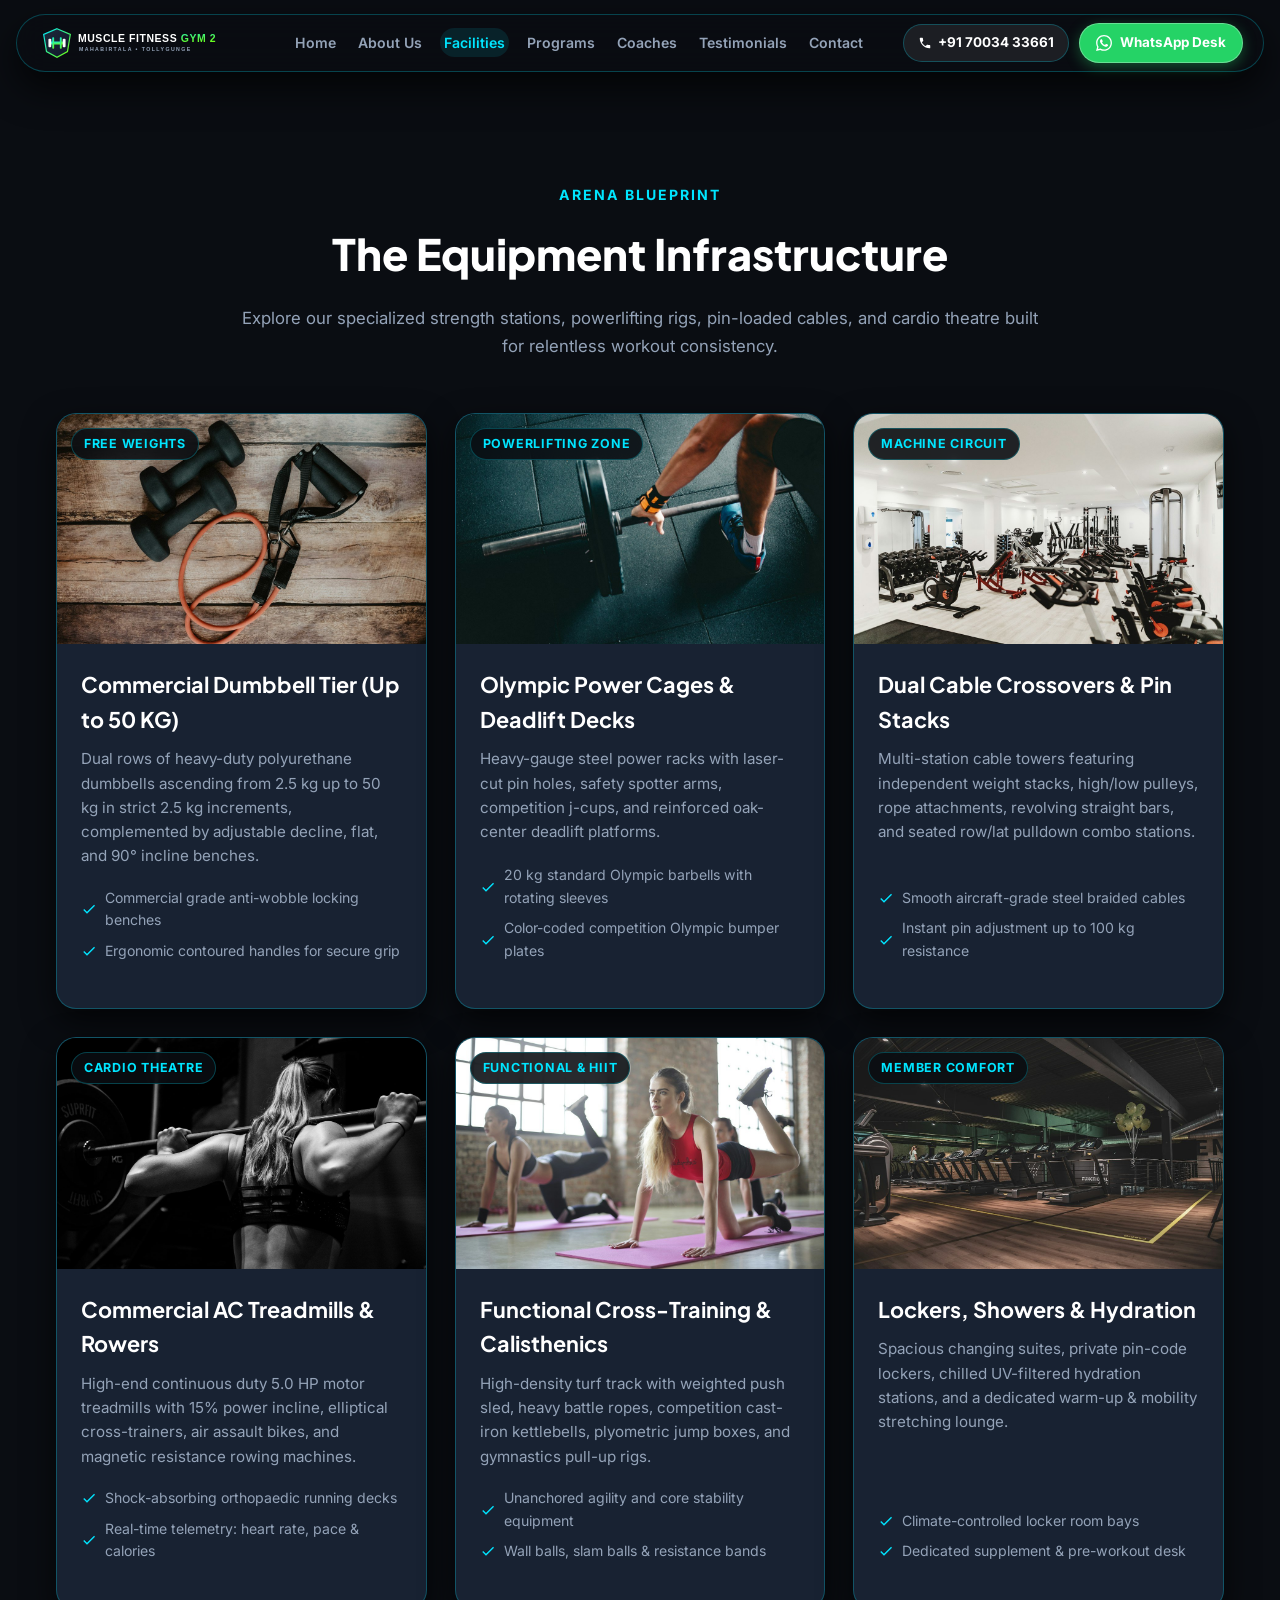
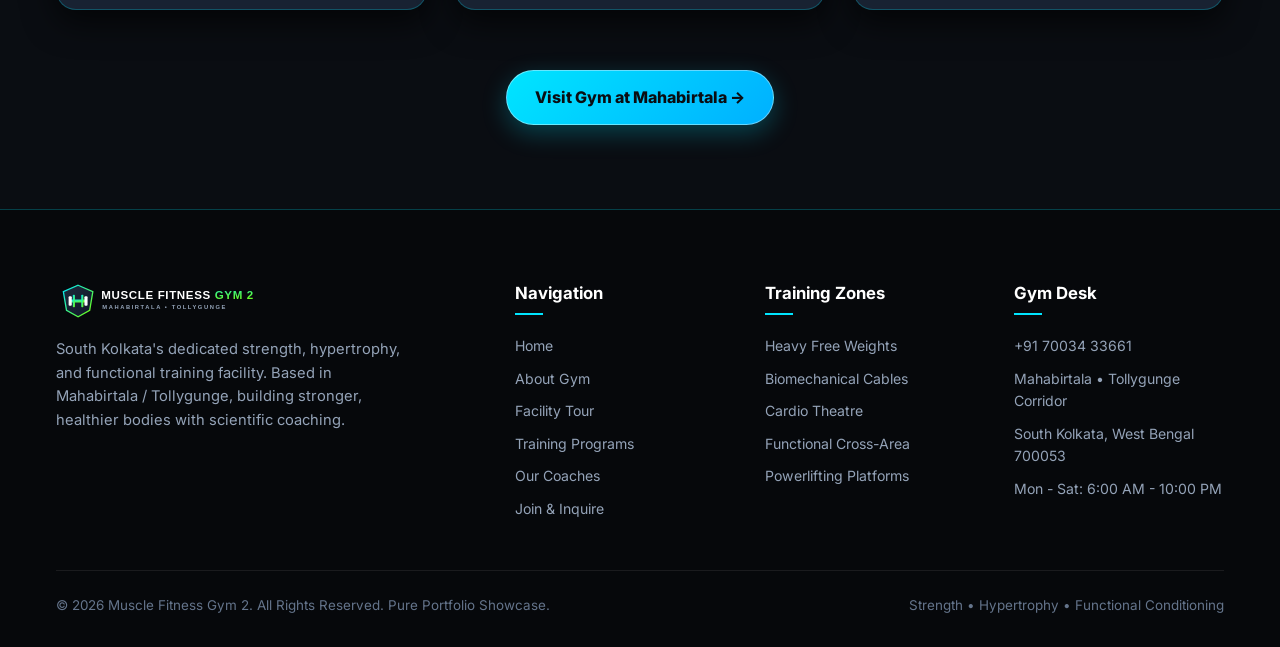
<file: facilities.html>
<!DOCTYPE html>
<html lang="en">
<head>
  <meta charset="UTF-8">
  <meta name="viewport" content="width=device-width, initial-scale=1.0">
  <title>Gym Facilities &amp; Equipment Tour | Muscle Fitness Gym 2 Kolkata</title>
  <meta name="description" content="Tour the training facilities at Muscle Fitness Gym 2 Mahabirtala: heavy dumbells up to 50kg, Olympic power racks, biomechanical cable circuits, and cardio theatre.">
  <link rel="icon" type="image/svg+xml" href="assets/images/favicon.svg">
  <link rel="icon" type="image/png" sizes="32x32" href="assets/images/favicon-32x32.png">
  <link rel="apple-touch-icon" href="assets/images/apple-touch-icon.png">
  <link rel="preconnect" href="https://fonts.googleapis.com">
  <link rel="preconnect" href="https://fonts.gstatic.com" crossorigin>
  <link href="https://fonts.googleapis.com/css2?family=Plus+Jakarta+Sans:wght@600;700;800;900&family=Inter:wght@400;500;600;700&display=swap" rel="stylesheet">
  <link rel="stylesheet" href="style.css">
</head>
<body>

  <!-- TheDivine Floating Pill Navbar -->
  <header class="nav-header-wrapper">
    <nav class="the-divine-nav" aria-label="Main Navigation">
      <a href="index.html" class="nav-brand">
        <img src="assets/images/logo.svg" alt="Muscle Fitness Gym 2 Logo">
      </a>
      <ul class="nav-links">
        <li><a href="index.html" class="nav-link">Home</a></li>
        <li><a href="about.html" class="nav-link">About Us</a></li>
        <li><a href="facilities.html" class="nav-link active">Facilities</a></li>
        <li><a href="programs.html" class="nav-link">Programs</a></li>
        <li><a href="trainers.html" class="nav-link">Coaches</a></li>
        <li><a href="reviews.html" class="nav-link">Testimonials</a></li>
        <li><a href="contact.html" class="nav-link">Contact</a></li>
      </ul>
      <div class="nav-actions">
        <a href="tel:+917003433661" class="btn-nav-call" title="Call Muscle Fitness Gym 2">
          <svg width="14" height="14" viewBox="0 0 24 24" fill="currentColor"><path d="M20 15.5c-1.2 0-2.4-.2-3.6-.6-.3-.1-.7 0-1 .2l-2.2 2.2c-2.8-1.4-5.1-3.8-6.6-6.6l2.2-2.2c.3-.3.4-.7.2-1-.4-1.1-.6-2.3-.6-3.5 0-.6-.4-1-1-1H4c-.6 0-1 .4-1 1 0 9.4 7.6 17 17 17 .6 0 1-.4 1-1v-3.5c0-.6-.4-1-1-1z"/></svg>
          +91 70034 33661
        </a>
        <a href="https://wa.me/917003433661?text=Hello%20Muscle%20Fitness%20Gym%202!%20I%20would%20like%20to%20visit%20your%20facility." target="_blank" rel="noopener noreferrer" class="btn-nav-wa" title="WhatsApp Desk">
          <svg class="wa-icon-white" viewBox="0 0 24 24"><path d="M.057 24l1.687-6.163c-1.041-1.804-1.588-3.849-1.587-5.946.003-6.556 5.338-11.891 11.893-11.891 3.181.001 6.167 1.24 8.413 3.488 2.245 2.248 3.481 5.236 3.48 8.414-.003 6.557-5.338 11.892-11.893 11.892-1.99-.001-3.951-.5-5.688-1.448l-6.305 1.654zm6.597-3.807c1.676.995 3.276 1.591 5.392 1.592 5.448 0 9.886-4.434 9.889-9.885.002-5.462-4.415-9.89-9.881-9.892-5.452 0-9.887 4.434-9.889 9.884-.001 2.225.651 3.891 1.746 5.634l-.999 3.648 3.742-.981zm11.387-5.464c-.074-.124-.272-.198-.57-.347-.297-.149-1.758-.868-2.031-.967-.272-.099-.47-.149-.669.149-.198.297-.768.967-.941 1.165-.173.198-.347.223-.644.074-.297-.149-1.255-.462-2.39-1.475-.883-.788-1.48-1.761-1.653-2.059-.173-.297-.018-.458.13-.606.134-.133.297-.347.446-.521.151-.172.2-.296.3-.495.099-.198.05-.372-.025-.521-.075-.148-.669-1.611-.916-2.206-.242-.579-.487-.501-.669-.51l-.57-.01c-.198 0-.52.074-.792.372s-1.04 1.016-1.04 2.479 1.065 2.876 1.213 3.074c.149.198 2.095 3.2 5.076 4.487.709.306 1.263.489 1.694.626.712.226 1.36.194 1.872.118.571-.085 1.758-.719 2.006-1.413.248-.695.248-1.29.173-1.414z"/></svg>
          WhatsApp Desk
        </a>
        <button class="mobile-nav-toggle" aria-label="Toggle navigation">
          <svg width="24" height="24" viewBox="0 0 24 24" stroke="currentColor" stroke-width="2" fill="none"><path d="M4 6h16M4 12h16M4 18h16"/></svg>
        </button>
      </div>
    </nav>
  </header>

  <!-- Mobile Drawer -->
  <div class="mobile-nav-drawer">
    <a href="index.html" class="nav-link">Home</a>
    <a href="about.html" class="nav-link">About Us</a>
    <a href="facilities.html" class="nav-link active">Facilities</a>
    <a href="programs.html" class="nav-link">Programs</a>
    <a href="trainers.html" class="nav-link">Coaches</a>
    <a href="reviews.html" class="nav-link">Testimonials</a>
    <a href="contact.html" class="nav-link">Contact</a>
  </div>

  <main style="padding-top: 100px;">
    <section class="section">
      <div class="container">
        <div class="section-header">
          <span class="section-subtitle">Arena Blueprint</span>
          <h1 class="section-title">The Equipment Infrastructure</h1>
          <p class="section-desc">
            Explore our specialized strength stations, powerlifting rigs, pin-loaded cables, and cardio theatre built for relentless workout consistency.
          </p>
        </div>

        <div class="facility-grid">
          <!-- Station 1 -->
          <div class="card-luxury">
            <div class="card-img-wrap">
              <img src="assets/images/free-weights-zone.jpg" alt="Dumbbell Rack and Free Weights" loading="lazy">
              <span class="card-badge">Free Weights</span>
            </div>
            <div class="card-body">
              <h3 class="card-title">Commercial Dumbbell Tier (Up to 50 KG)</h3>
              <p class="card-desc">
                Dual rows of heavy-duty polyurethane dumbbells ascending from 2.5 kg up to 50 kg in strict 2.5 kg increments, complemented by adjustable decline, flat, and 90° incline benches.
              </p>
              <ul class="card-features">
                <li><svg viewBox="0 0 24 24"><path d="M9 16.17L4.83 12l-1.42 1.41L9 19 21 7l-1.41-1.41z"/></svg> Commercial grade anti-wobble locking benches</li>
                <li><svg viewBox="0 0 24 24"><path d="M9 16.17L4.83 12l-1.42 1.41L9 19 21 7l-1.41-1.41z"/></svg> Ergonomic contoured handles for secure grip</li>
              </ul>
            </div>
          </div>

          <!-- Station 2 -->
          <div class="card-luxury">
            <div class="card-img-wrap">
              <img src="assets/images/strength-power-racks.jpg" alt="Olympic Powerlifting Racks" loading="lazy">
              <span class="card-badge">Powerlifting Zone</span>
            </div>
            <div class="card-body">
              <h3 class="card-title">Olympic Power Cages &amp; Deadlift Decks</h3>
              <p class="card-desc">
                Heavy-gauge steel power racks with laser-cut pin holes, safety spotter arms, competition j-cups, and reinforced oak-center deadlift platforms.
              </p>
              <ul class="card-features">
                <li><svg viewBox="0 0 24 24"><path d="M9 16.17L4.83 12l-1.42 1.41L9 19 21 7l-1.41-1.41z"/></svg> 20 kg standard Olympic barbells with rotating sleeves</li>
                <li><svg viewBox="0 0 24 24"><path d="M9 16.17L4.83 12l-1.42 1.41L9 19 21 7l-1.41-1.41z"/></svg> Color-coded competition Olympic bumper plates</li>
              </ul>
            </div>
          </div>

          <!-- Station 3 -->
          <div class="card-luxury">
            <div class="card-img-wrap">
              <img src="assets/images/biomechanical-machines.jpg" alt="Biomechanical Machine Circuit" loading="lazy">
              <span class="card-badge">Machine Circuit</span>
            </div>
            <div class="card-body">
              <h3 class="card-title">Dual Cable Crossovers &amp; Pin Stacks</h3>
              <p class="card-desc">
                Multi-station cable towers featuring independent weight stacks, high/low pulleys, rope attachments, revolving straight bars, and seated row/lat pulldown combo stations.
              </p>
              <ul class="card-features">
                <li><svg viewBox="0 0 24 24"><path d="M9 16.17L4.83 12l-1.42 1.41L9 19 21 7l-1.41-1.41z"/></svg> Smooth aircraft-grade steel braided cables</li>
                <li><svg viewBox="0 0 24 24"><path d="M9 16.17L4.83 12l-1.42 1.41L9 19 21 7l-1.41-1.41z"/></svg> Instant pin adjustment up to 100 kg resistance</li>
              </ul>
            </div>
          </div>

          <!-- Station 4 -->
          <div class="card-luxury">
            <div class="card-img-wrap">
              <img src="assets/images/cardio-theatre-zone.jpg" alt="Cardio Theatre Deck" loading="lazy">
              <span class="card-badge">Cardio Theatre</span>
            </div>
            <div class="card-body">
              <h3 class="card-title">Commercial AC Treadmills &amp; Rowers</h3>
              <p class="card-desc">
                High-end continuous duty 5.0 HP motor treadmills with 15% power incline, elliptical cross-trainers, air assault bikes, and magnetic resistance rowing machines.
              </p>
              <ul class="card-features">
                <li><svg viewBox="0 0 24 24"><path d="M9 16.17L4.83 12l-1.42 1.41L9 19 21 7l-1.41-1.41z"/></svg> Shock-absorbing orthopaedic running decks</li>
                <li><svg viewBox="0 0 24 24"><path d="M9 16.17L4.83 12l-1.42 1.41L9 19 21 7l-1.41-1.41z"/></svg> Real-time telemetry: heart rate, pace &amp; calories</li>
              </ul>
            </div>
          </div>

          <!-- Station 5 -->
          <div class="card-luxury">
            <div class="card-img-wrap">
              <img src="assets/images/functional-cross-training.jpg" alt="Functional Cross-Training" loading="lazy">
              <span class="card-badge">Functional &amp; HIIT</span>
            </div>
            <div class="card-body">
              <h3 class="card-title">Functional Cross-Training &amp; Calisthenics</h3>
              <p class="card-desc">
                High-density turf track with weighted push sled, heavy battle ropes, competition cast-iron kettlebells, plyometric jump boxes, and gymnastics pull-up rigs.
              </p>
              <ul class="card-features">
                <li><svg viewBox="0 0 24 24"><path d="M9 16.17L4.83 12l-1.42 1.41L9 19 21 7l-1.41-1.41z"/></svg> Unanchored agility and core stability equipment</li>
                <li><svg viewBox="0 0 24 24"><path d="M9 16.17L4.83 12l-1.42 1.41L9 19 21 7l-1.41-1.41z"/></svg> Wall balls, slam balls &amp; resistance bands</li>
              </ul>
            </div>
          </div>

          <!-- Station 6 -->
          <div class="card-luxury">
            <div class="card-img-wrap">
              <img src="assets/images/gym-facility-lounge.jpg" alt="Lockers and Amenities" loading="lazy">
              <span class="card-badge">Member Comfort</span>
            </div>
            <div class="card-body">
              <h3 class="card-title">Lockers, Showers &amp; Hydration</h3>
              <p class="card-desc">
                Spacious changing suites, private pin-code lockers, chilled UV-filtered hydration stations, and a dedicated warm-up &amp; mobility stretching lounge.
              </p>
              <ul class="card-features">
                <li><svg viewBox="0 0 24 24"><path d="M9 16.17L4.83 12l-1.42 1.41L9 19 21 7l-1.41-1.41z"/></svg> Climate-controlled locker room bays</li>
                <li><svg viewBox="0 0 24 24"><path d="M9 16.17L4.83 12l-1.42 1.41L9 19 21 7l-1.41-1.41z"/></svg> Dedicated supplement &amp; pre-workout desk</li>
              </ul>
            </div>
          </div>
        </div>

        <div style="text-align: center; margin-top: 60px;">
          <a href="contact.html" class="btn-primary" style="display: inline-flex;">Visit Gym at Mahabirtala &rarr;</a>
        </div>
      </div>
    </section>
  </main>

  <!-- Footer -->
  <footer class="site-footer">
    <div class="container">
      <div class="footer-grid">
        <div class="footer-brand">
          <img src="assets/images/logo.svg" alt="Muscle Fitness Gym 2" style="height: 42px;">
          <p>
            South Kolkata's dedicated strength, hypertrophy, and functional training facility. Based in Mahabirtala / Tollygunge, building stronger, healthier bodies with scientific coaching.
          </p>
        </div>
        <div class="footer-col">
          <h4>Navigation</h4>
          <ul>
            <li><a href="index.html">Home</a></li>
            <li><a href="about.html">About Gym</a></li>
            <li><a href="facilities.html">Facility Tour</a></li>
            <li><a href="programs.html">Training Programs</a></li>
            <li><a href="trainers.html">Our Coaches</a></li>
            <li><a href="contact.html">Join &amp; Inquire</a></li>
          </ul>
        </div>
        <div class="footer-col">
          <h4>Training Zones</h4>
          <ul>
            <li><a href="facilities.html">Heavy Free Weights</a></li>
            <li><a href="facilities.html">Biomechanical Cables</a></li>
            <li><a href="facilities.html">Cardio Theatre</a></li>
            <li><a href="facilities.html">Functional Cross-Area</a></li>
            <li><a href="facilities.html">Powerlifting Platforms</a></li>
          </ul>
        </div>
        <div class="footer-col">
          <h4>Gym Desk</h4>
          <ul>
            <li><a href="tel:+917003433661">+91 70034 33661</a></li>
            <li>Mahabirtala &bull; Tollygunge Corridor</li>
            <li>South Kolkata, West Bengal 700053</li>
            <li>Mon - Sat: 6:00 AM - 10:00 PM</li>
          </ul>
        </div>
      </div>

      <div class="footer-bottom">
        <p>&copy; 2026 Muscle Fitness Gym 2. All Rights Reserved. Pure Portfolio Showcase.</p>
        <p>Strength &bull; Hypertrophy &bull; Functional Conditioning</p>
      </div>
    </div>
  </footer>

  <script src="main.js"></script>
</body>
</html>
</file>
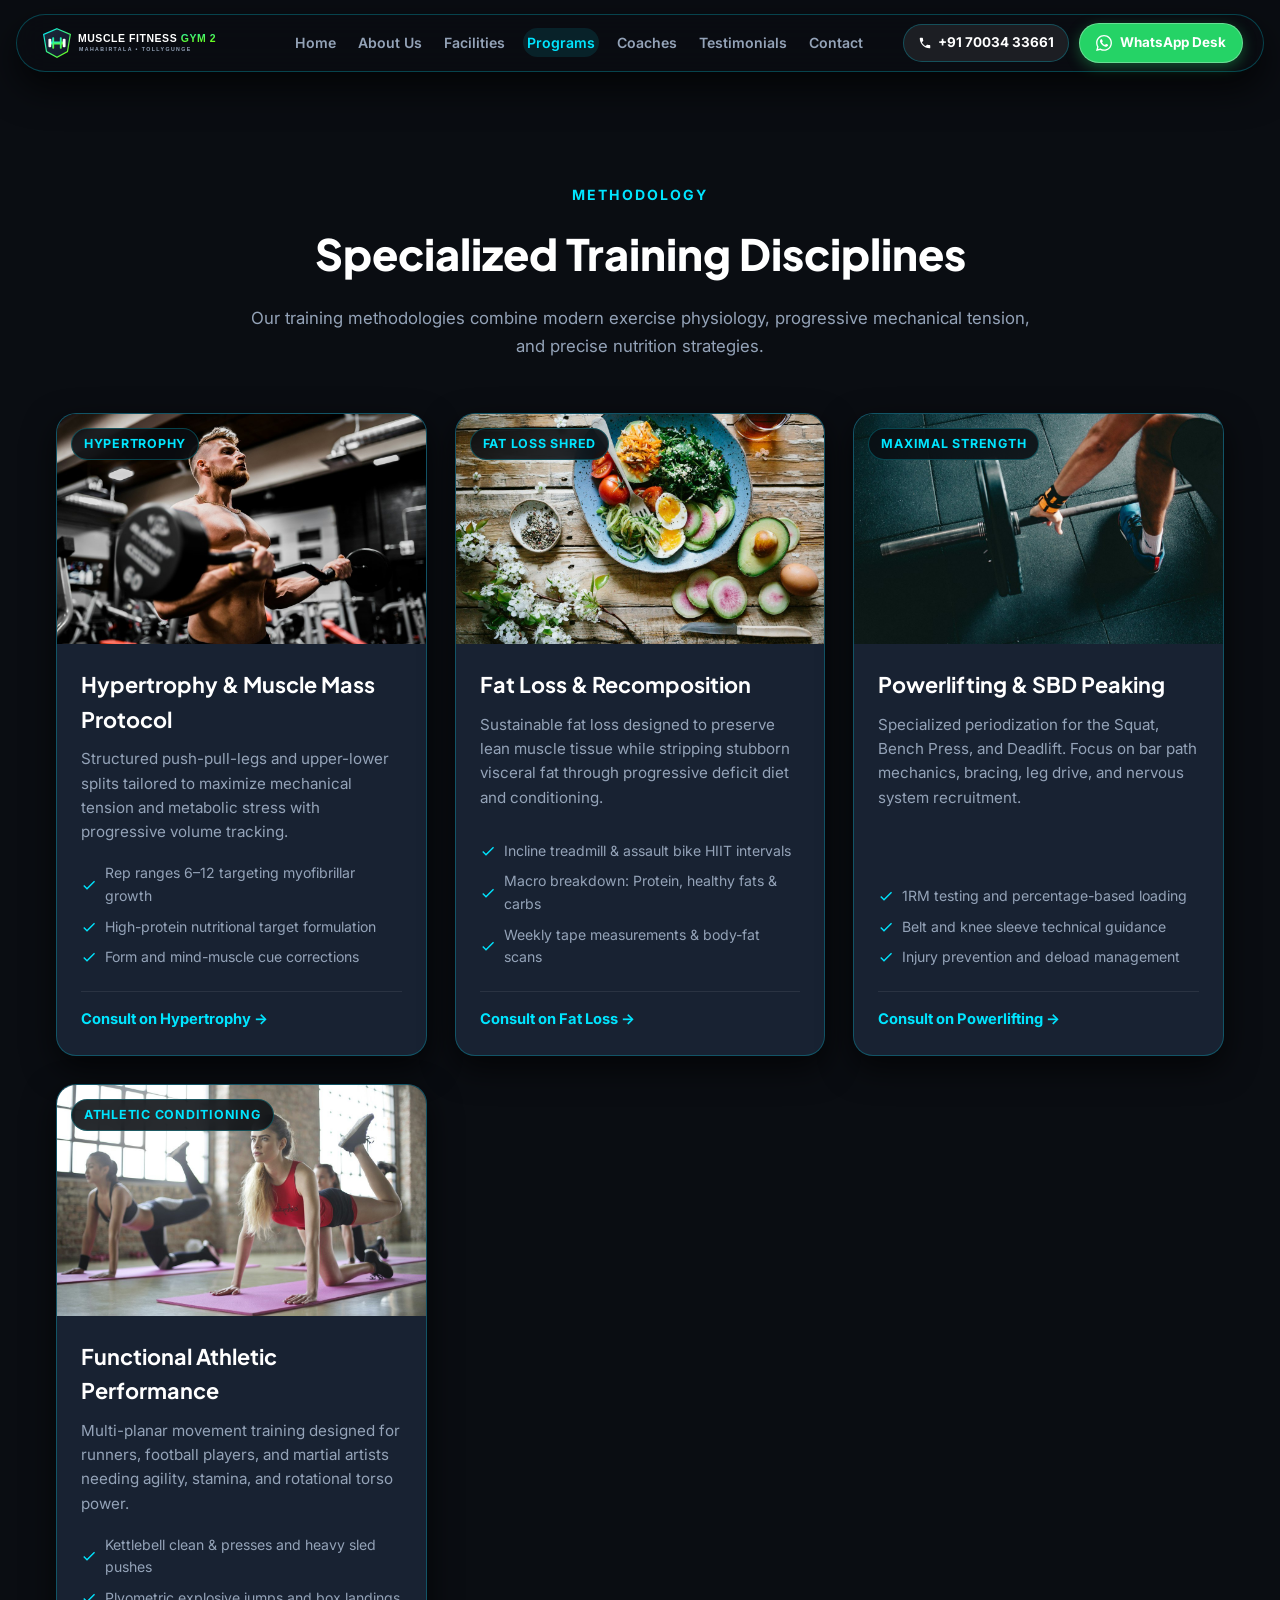
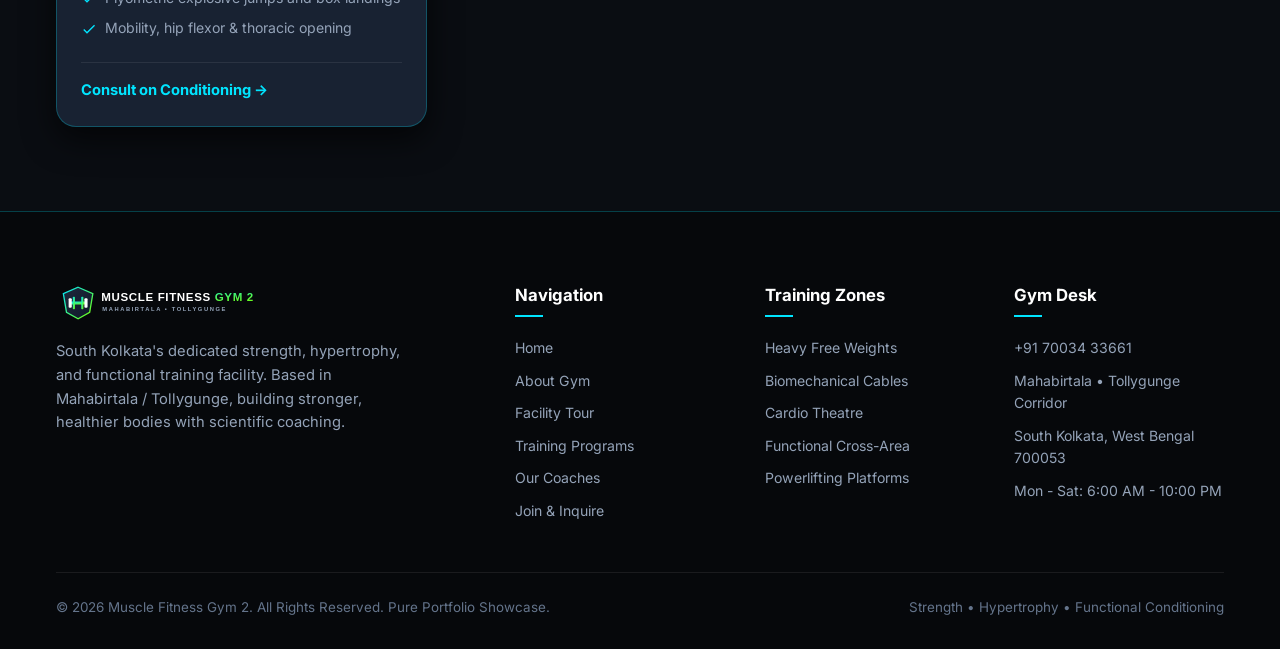
<file: programs.html>
<!DOCTYPE html>
<html lang="en">
<head>
  <meta charset="UTF-8">
  <meta name="viewport" content="width=device-width, initial-scale=1.0">
  <title>Training Programs &amp; Conditioning | Muscle Fitness Gym 2</title>
  <meta name="description" content="Explore science-backed training programs at Muscle Fitness Gym 2: hypertrophy muscle building, fat loss transformation, powerlifting, and athletic conditioning.">
  <link rel="icon" type="image/svg+xml" href="assets/images/favicon.svg">
  <link rel="icon" type="image/png" sizes="32x32" href="assets/images/favicon-32x32.png">
  <link rel="apple-touch-icon" href="assets/images/apple-touch-icon.png">
  <link rel="preconnect" href="https://fonts.googleapis.com">
  <link rel="preconnect" href="https://fonts.gstatic.com" crossorigin>
  <link href="https://fonts.googleapis.com/css2?family=Plus+Jakarta+Sans:wght@600;700;800;900&family=Inter:wght@400;500;600;700&display=swap" rel="stylesheet">
  <link rel="stylesheet" href="style.css">
</head>
<body>

  <!-- TheDivine Floating Pill Navbar -->
  <header class="nav-header-wrapper">
    <nav class="the-divine-nav" aria-label="Main Navigation">
      <a href="index.html" class="nav-brand">
        <img src="assets/images/logo.svg" alt="Muscle Fitness Gym 2 Logo">
      </a>
      <ul class="nav-links">
        <li><a href="index.html" class="nav-link">Home</a></li>
        <li><a href="about.html" class="nav-link">About Us</a></li>
        <li><a href="facilities.html" class="nav-link">Facilities</a></li>
        <li><a href="programs.html" class="nav-link active">Programs</a></li>
        <li><a href="trainers.html" class="nav-link">Coaches</a></li>
        <li><a href="reviews.html" class="nav-link">Testimonials</a></li>
        <li><a href="contact.html" class="nav-link">Contact</a></li>
      </ul>
      <div class="nav-actions">
        <a href="tel:+917003433661" class="btn-nav-call" title="Call Muscle Fitness Gym 2">
          <svg width="14" height="14" viewBox="0 0 24 24" fill="currentColor"><path d="M20 15.5c-1.2 0-2.4-.2-3.6-.6-.3-.1-.7 0-1 .2l-2.2 2.2c-2.8-1.4-5.1-3.8-6.6-6.6l2.2-2.2c.3-.3.4-.7.2-1-.4-1.1-.6-2.3-.6-3.5 0-.6-.4-1-1-1H4c-.6 0-1 .4-1 1 0 9.4 7.6 17 17 17 .6 0 1-.4 1-1v-3.5c0-.6-.4-1-1-1z"/></svg>
          +91 70034 33661
        </a>
        <a href="https://wa.me/917003433661?text=Hello%20Muscle%20Fitness%20Gym%202!%20I%20would%20like%20to%20learn%20about%20your%20training%20programs." target="_blank" rel="noopener noreferrer" class="btn-nav-wa" title="WhatsApp Desk">
          <svg class="wa-icon-white" viewBox="0 0 24 24"><path d="M.057 24l1.687-6.163c-1.041-1.804-1.588-3.849-1.587-5.946.003-6.556 5.338-11.891 11.893-11.891 3.181.001 6.167 1.24 8.413 3.488 2.245 2.248 3.481 5.236 3.48 8.414-.003 6.557-5.338 11.892-11.893 11.892-1.99-.001-3.951-.5-5.688-1.448l-6.305 1.654zm6.597-3.807c1.676.995 3.276 1.591 5.392 1.592 5.448 0 9.886-4.434 9.889-9.885.002-5.462-4.415-9.89-9.881-9.892-5.452 0-9.887 4.434-9.889 9.884-.001 2.225.651 3.891 1.746 5.634l-.999 3.648 3.742-.981zm11.387-5.464c-.074-.124-.272-.198-.57-.347-.297-.149-1.758-.868-2.031-.967-.272-.099-.47-.149-.669.149-.198.297-.768.967-.941 1.165-.173.198-.347.223-.644.074-.297-.149-1.255-.462-2.39-1.475-.883-.788-1.48-1.761-1.653-2.059-.173-.297-.018-.458.13-.606.134-.133.297-.347.446-.521.151-.172.2-.296.3-.495.099-.198.05-.372-.025-.521-.075-.148-.669-1.611-.916-2.206-.242-.579-.487-.501-.669-.51l-.57-.01c-.198 0-.52.074-.792.372s-1.04 1.016-1.04 2.479 1.065 2.876 1.213 3.074c.149.198 2.095 3.2 5.076 4.487.709.306 1.263.489 1.694.626.712.226 1.36.194 1.872.118.571-.085 1.758-.719 2.006-1.413.248-.695.248-1.29.173-1.414z"/></svg>
          WhatsApp Desk
        </a>
        <button class="mobile-nav-toggle" aria-label="Toggle navigation">
          <svg width="24" height="24" viewBox="0 0 24 24" stroke="currentColor" stroke-width="2" fill="none"><path d="M4 6h16M4 12h16M4 18h16"/></svg>
        </button>
      </div>
    </nav>
  </header>

  <!-- Mobile Drawer -->
  <div class="mobile-nav-drawer">
    <a href="index.html" class="nav-link">Home</a>
    <a href="about.html" class="nav-link">About Us</a>
    <a href="facilities.html" class="nav-link">Facilities</a>
    <a href="programs.html" class="nav-link active">Programs</a>
    <a href="trainers.html" class="nav-link">Coaches</a>
    <a href="reviews.html" class="nav-link">Testimonials</a>
    <a href="contact.html" class="nav-link">Contact</a>
  </div>

  <main style="padding-top: 100px;">
    <section class="section">
      <div class="container">
        <div class="section-header">
          <span class="section-subtitle">Methodology</span>
          <h1 class="section-title">Specialized Training Disciplines</h1>
          <p class="section-desc">
            Our training methodologies combine modern exercise physiology, progressive mechanical tension, and precise nutrition strategies.
          </p>
        </div>

        <div class="facility-grid">
          <!-- Program 1 -->
          <div class="card-luxury">
            <div class="card-img-wrap">
              <img src="assets/images/body-transformation-physique.jpg" alt="Hypertrophy Muscle Building" loading="lazy">
              <span class="card-badge">Hypertrophy</span>
            </div>
            <div class="card-body">
              <h3 class="card-title">Hypertrophy &amp; Muscle Mass Protocol</h3>
              <p class="card-desc">
                Structured push-pull-legs and upper-lower splits tailored to maximize mechanical tension and metabolic stress with progressive volume tracking.
              </p>
              <ul class="card-features">
                <li><svg viewBox="0 0 24 24"><path d="M9 16.17L4.83 12l-1.42 1.41L9 19 21 7l-1.41-1.41z"/></svg> Rep ranges 6–12 targeting myofibrillar growth</li>
                <li><svg viewBox="0 0 24 24"><path d="M9 16.17L4.83 12l-1.42 1.41L9 19 21 7l-1.41-1.41z"/></svg> High-protein nutritional target formulation</li>
                <li><svg viewBox="0 0 24 24"><path d="M9 16.17L4.83 12l-1.42 1.41L9 19 21 7l-1.41-1.41z"/></svg> Form and mind-muscle cue corrections</li>
              </ul>
              <a href="contact.html" class="card-cta">Consult on Hypertrophy &rarr;</a>
            </div>
          </div>

          <!-- Program 2 -->
          <div class="card-luxury">
            <div class="card-img-wrap">
              <img src="assets/images/nutrition-diet-coaching.jpg" alt="Fat Loss and Shred" loading="lazy">
              <span class="card-badge">Fat Loss Shred</span>
            </div>
            <div class="card-body">
              <h3 class="card-title">Fat Loss &amp; Recomposition</h3>
              <p class="card-desc">
                Sustainable fat loss designed to preserve lean muscle tissue while stripping stubborn visceral fat through progressive deficit diet and conditioning.
              </p>
              <ul class="card-features">
                <li><svg viewBox="0 0 24 24"><path d="M9 16.17L4.83 12l-1.42 1.41L9 19 21 7l-1.41-1.41z"/></svg> Incline treadmill &amp; assault bike HIIT intervals</li>
                <li><svg viewBox="0 0 24 24"><path d="M9 16.17L4.83 12l-1.42 1.41L9 19 21 7l-1.41-1.41z"/></svg> Macro breakdown: Protein, healthy fats &amp; carbs</li>
                <li><svg viewBox="0 0 24 24"><path d="M9 16.17L4.83 12l-1.42 1.41L9 19 21 7l-1.41-1.41z"/></svg> Weekly tape measurements &amp; body-fat scans</li>
              </ul>
              <a href="contact.html" class="card-cta">Consult on Fat Loss &rarr;</a>
            </div>
          </div>

          <!-- Program 3 -->
          <div class="card-luxury">
            <div class="card-img-wrap">
              <img src="assets/images/strength-power-racks.jpg" alt="Powerlifting and Strength" loading="lazy">
              <span class="card-badge">Maximal Strength</span>
            </div>
            <div class="card-body">
              <h3 class="card-title">Powerlifting &amp; SBD Peaking</h3>
              <p class="card-desc">
                Specialized periodization for the Squat, Bench Press, and Deadlift. Focus on bar path mechanics, bracing, leg drive, and nervous system recruitment.
              </p>
              <ul class="card-features">
                <li><svg viewBox="0 0 24 24"><path d="M9 16.17L4.83 12l-1.42 1.41L9 19 21 7l-1.41-1.41z"/></svg> 1RM testing and percentage-based loading</li>
                <li><svg viewBox="0 0 24 24"><path d="M9 16.17L4.83 12l-1.42 1.41L9 19 21 7l-1.41-1.41z"/></svg> Belt and knee sleeve technical guidance</li>
                <li><svg viewBox="0 0 24 24"><path d="M9 16.17L4.83 12l-1.42 1.41L9 19 21 7l-1.41-1.41z"/></svg> Injury prevention and deload management</li>
              </ul>
              <a href="contact.html" class="card-cta">Consult on Powerlifting &rarr;</a>
            </div>
          </div>

          <!-- Program 4 -->
          <div class="card-luxury">
            <div class="card-img-wrap">
              <img src="assets/images/functional-cross-training.jpg" alt="Functional Athletic Conditioning" loading="lazy">
              <span class="card-badge">Athletic Conditioning</span>
            </div>
            <div class="card-body">
              <h3 class="card-title">Functional Athletic Performance</h3>
              <p class="card-desc">
                Multi-planar movement training designed for runners, football players, and martial artists needing agility, stamina, and rotational torso power.
              </p>
              <ul class="card-features">
                <li><svg viewBox="0 0 24 24"><path d="M9 16.17L4.83 12l-1.42 1.41L9 19 21 7l-1.41-1.41z"/></svg> Kettlebell clean &amp; presses and heavy sled pushes</li>
                <li><svg viewBox="0 0 24 24"><path d="M9 16.17L4.83 12l-1.42 1.41L9 19 21 7l-1.41-1.41z"/></svg> Plyometric explosive jumps and box landings</li>
                <li><svg viewBox="0 0 24 24"><path d="M9 16.17L4.83 12l-1.42 1.41L9 19 21 7l-1.41-1.41z"/></svg> Mobility, hip flexor &amp; thoracic opening</li>
              </ul>
              <a href="contact.html" class="card-cta">Consult on Conditioning &rarr;</a>
            </div>
          </div>
        </div>
      </div>
    </section>
  </main>

  <!-- Footer -->
  <footer class="site-footer">
    <div class="container">
      <div class="footer-grid">
        <div class="footer-brand">
          <img src="assets/images/logo.svg" alt="Muscle Fitness Gym 2" style="height: 42px;">
          <p>
            South Kolkata's dedicated strength, hypertrophy, and functional training facility. Based in Mahabirtala / Tollygunge, building stronger, healthier bodies with scientific coaching.
          </p>
        </div>
        <div class="footer-col">
          <h4>Navigation</h4>
          <ul>
            <li><a href="index.html">Home</a></li>
            <li><a href="about.html">About Gym</a></li>
            <li><a href="facilities.html">Facility Tour</a></li>
            <li><a href="programs.html">Training Programs</a></li>
            <li><a href="trainers.html">Our Coaches</a></li>
            <li><a href="contact.html">Join &amp; Inquire</a></li>
          </ul>
        </div>
        <div class="footer-col">
          <h4>Training Zones</h4>
          <ul>
            <li><a href="facilities.html">Heavy Free Weights</a></li>
            <li><a href="facilities.html">Biomechanical Cables</a></li>
            <li><a href="facilities.html">Cardio Theatre</a></li>
            <li><a href="facilities.html">Functional Cross-Area</a></li>
            <li><a href="facilities.html">Powerlifting Platforms</a></li>
          </ul>
        </div>
        <div class="footer-col">
          <h4>Gym Desk</h4>
          <ul>
            <li><a href="tel:+917003433661">+91 70034 33661</a></li>
            <li>Mahabirtala &bull; Tollygunge Corridor</li>
            <li>South Kolkata, West Bengal 700053</li>
            <li>Mon - Sat: 6:00 AM - 10:00 PM</li>
          </ul>
        </div>
      </div>

      <div class="footer-bottom">
        <p>&copy; 2026 Muscle Fitness Gym 2. All Rights Reserved. Pure Portfolio Showcase.</p>
        <p>Strength &bull; Hypertrophy &bull; Functional Conditioning</p>
      </div>
    </div>
  </footer>

  <script src="main.js"></script>
</body>
</html>
</file>
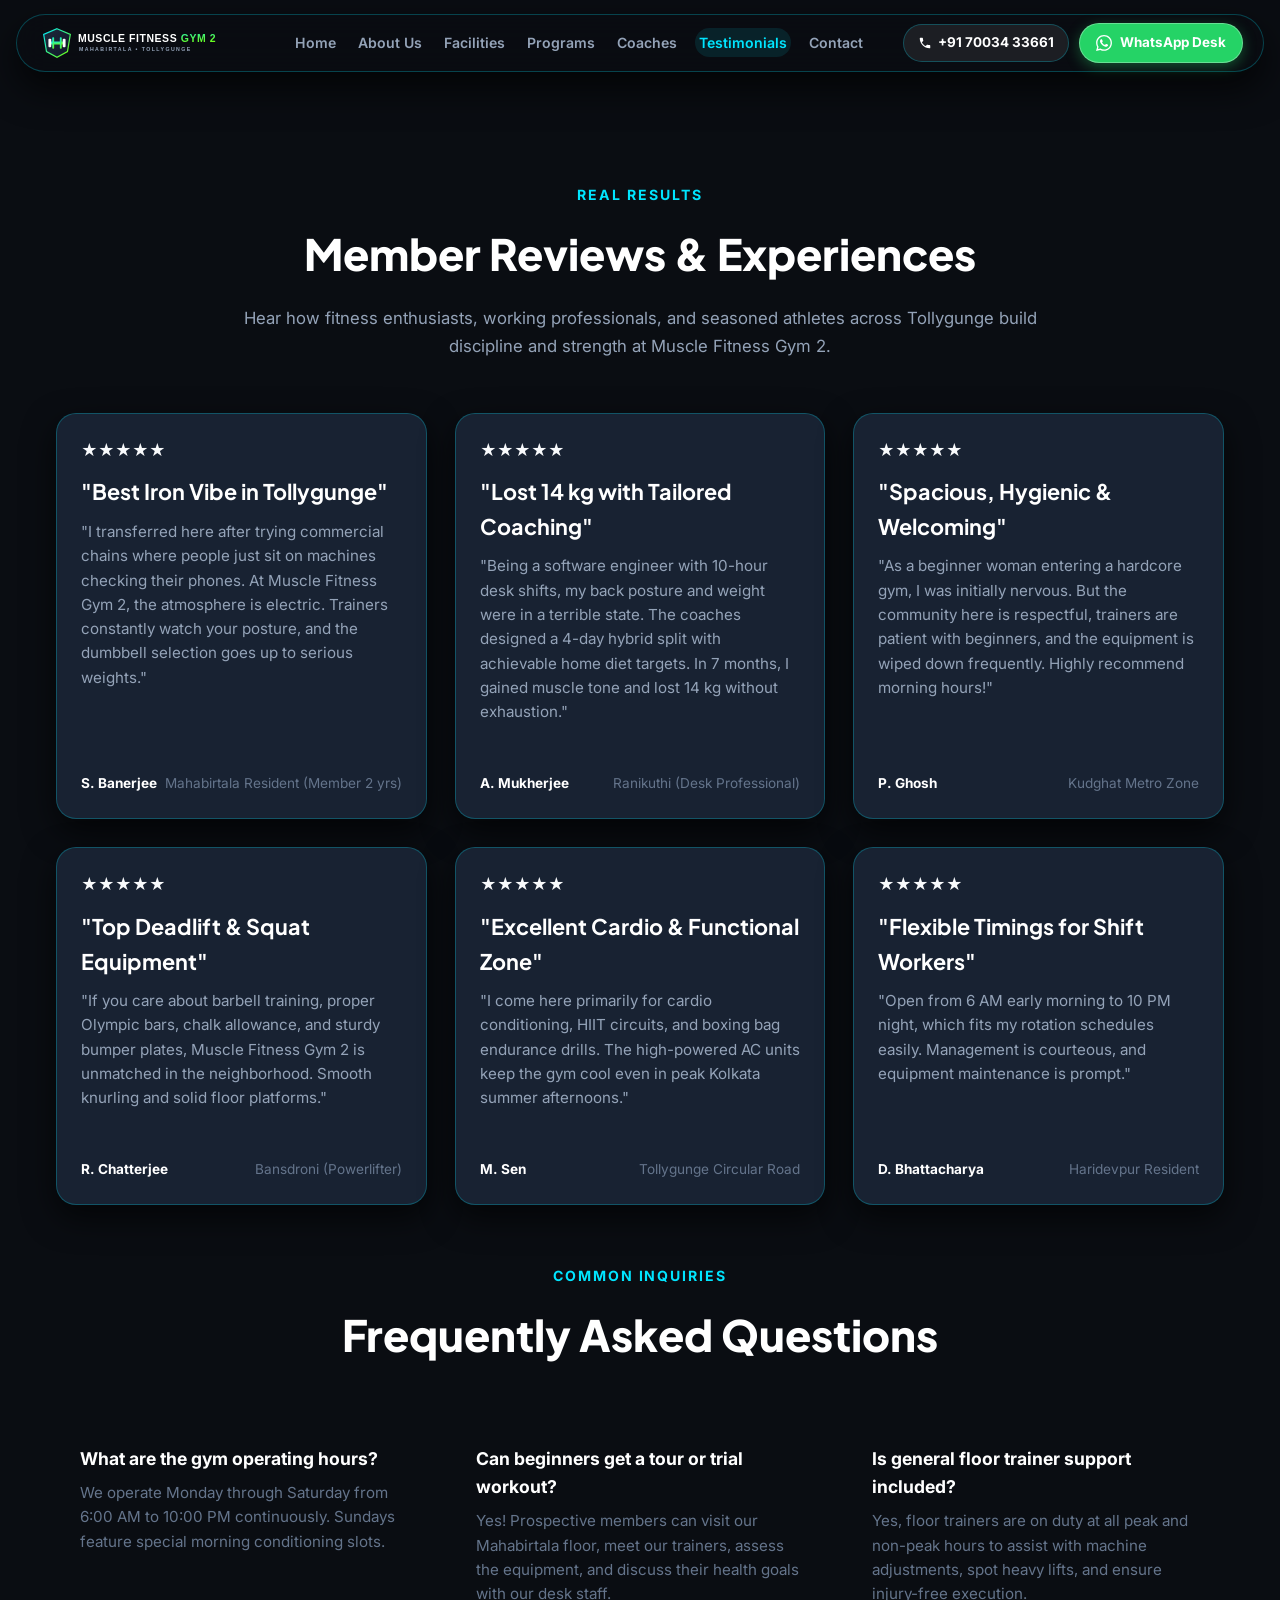
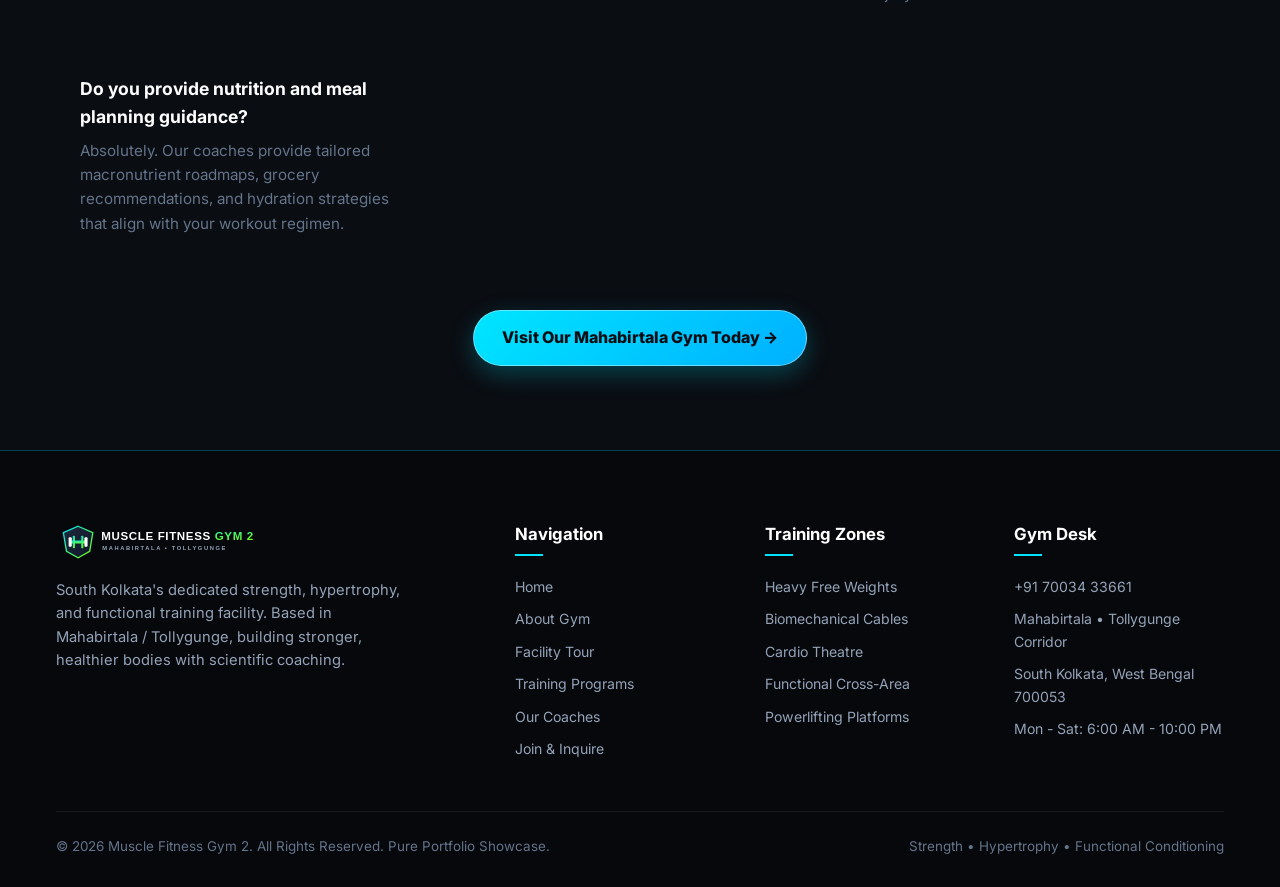
<file: reviews.html>
<!DOCTYPE html>
<html lang="en">
<head>
  <meta charset="UTF-8">
  <meta name="viewport" content="width=device-width, initial-scale=1.0">
  <title>Member Stories &amp; Testimonials | Muscle Fitness Gym 2</title>
  <meta name="description" content="Authentic reviews and transformation journeys from members across Tollygunge, Mahabirtala, Ranikuthi and Kudghat training at Muscle Fitness Gym 2.">
  <link rel="icon" type="image/svg+xml" href="assets/images/favicon.svg">
  <link rel="icon" type="image/png" sizes="32x32" href="assets/images/favicon-32x32.png">
  <link rel="apple-touch-icon" href="assets/images/apple-touch-icon.png">
  <link rel="preconnect" href="https://fonts.googleapis.com">
  <link rel="preconnect" href="https://fonts.gstatic.com" crossorigin>
  <link href="https://fonts.googleapis.com/css2?family=Plus+Jakarta+Sans:wght@600;700;800;900&family=Inter:wght@400;500;600;700&display=swap" rel="stylesheet">
  <link rel="stylesheet" href="style.css">
</head>
<body>

  <!-- TheDivine Floating Pill Navbar -->
  <header class="nav-header-wrapper">
    <nav class="the-divine-nav" aria-label="Main Navigation">
      <a href="index.html" class="nav-brand">
        <img src="assets/images/logo.svg" alt="Muscle Fitness Gym 2 Logo">
      </a>
      <ul class="nav-links">
        <li><a href="index.html" class="nav-link">Home</a></li>
        <li><a href="about.html" class="nav-link">About Us</a></li>
        <li><a href="facilities.html" class="nav-link">Facilities</a></li>
        <li><a href="programs.html" class="nav-link">Programs</a></li>
        <li><a href="trainers.html" class="nav-link">Coaches</a></li>
        <li><a href="reviews.html" class="nav-link active">Testimonials</a></li>
        <li><a href="contact.html" class="nav-link">Contact</a></li>
      </ul>
      <div class="nav-actions">
        <a href="tel:+917003433661" class="btn-nav-call" title="Call Muscle Fitness Gym 2">
          <svg width="14" height="14" viewBox="0 0 24 24" fill="currentColor"><path d="M20 15.5c-1.2 0-2.4-.2-3.6-.6-.3-.1-.7 0-1 .2l-2.2 2.2c-2.8-1.4-5.1-3.8-6.6-6.6l2.2-2.2c.3-.3.4-.7.2-1-.4-1.1-.6-2.3-.6-3.5 0-.6-.4-1-1-1H4c-.6 0-1 .4-1 1 0 9.4 7.6 17 17 17 .6 0 1-.4 1-1v-3.5c0-.6-.4-1-1-1z"/></svg>
          +91 70034 33661
        </a>
        <a href="https://wa.me/917003433661?text=Hello%20Muscle%20Fitness%20Gym%202!%20I%20would%20like%20to%20learn%20more%20about%20member%20transformations." target="_blank" rel="noopener noreferrer" class="btn-nav-wa" title="WhatsApp Desk">
          <svg class="wa-icon-white" viewBox="0 0 24 24"><path d="M.057 24l1.687-6.163c-1.041-1.804-1.588-3.849-1.587-5.946.003-6.556 5.338-11.891 11.893-11.891 3.181.001 6.167 1.24 8.413 3.488 2.245 2.248 3.481 5.236 3.48 8.414-.003 6.557-5.338 11.892-11.893 11.892-1.99-.001-3.951-.5-5.688-1.448l-6.305 1.654zm6.597-3.807c1.676.995 3.276 1.591 5.392 1.592 5.448 0 9.886-4.434 9.889-9.885.002-5.462-4.415-9.89-9.881-9.892-5.452 0-9.887 4.434-9.889 9.884-.001 2.225.651 3.891 1.746 5.634l-.999 3.648 3.742-.981zm11.387-5.464c-.074-.124-.272-.198-.57-.347-.297-.149-1.758-.868-2.031-.967-.272-.099-.47-.149-.669.149-.198.297-.768.967-.941 1.165-.173.198-.347.223-.644.074-.297-.149-1.255-.462-2.39-1.475-.883-.788-1.48-1.761-1.653-2.059-.173-.297-.018-.458.13-.606.134-.133.297-.347.446-.521.151-.172.2-.296.3-.495.099-.198.05-.372-.025-.521-.075-.148-.669-1.611-.916-2.206-.242-.579-.487-.501-.669-.51l-.57-.01c-.198 0-.52.074-.792.372s-1.04 1.016-1.04 2.479 1.065 2.876 1.213 3.074c.149.198 2.095 3.2 5.076 4.487.709.306 1.263.489 1.694.626.712.226 1.36.194 1.872.118.571-.085 1.758-.719 2.006-1.413.248-.695.248-1.29.173-1.414z"/></svg>
        WhatsApp Desk
      </a>
      <button class="mobile-nav-toggle" aria-label="Toggle navigation">
        <svg width="24" height="24" viewBox="0 0 24 24" stroke="currentColor" stroke-width="2" fill="none"><path d="M4 6h16M4 12h16M4 18h16"/></svg>
      </button>
    </div>
  </nav>
</header>

<!-- Mobile Drawer -->
<div class="mobile-nav-drawer">
  <a href="index.html" class="nav-link">Home</a>
  <a href="about.html" class="nav-link">About Us</a>
  <a href="facilities.html" class="nav-link">Facilities</a>
  <a href="programs.html" class="nav-link">Programs</a>
  <a href="trainers.html" class="nav-link">Coaches</a>
  <a href="reviews.html" class="nav-link active">Testimonials</a>
  <a href="contact.html" class="nav-link">Contact</a>
</div>

<main style="padding-top: 100px;">
  <section class="section">
    <div class="container">
      <div class="section-header">
        <span class="section-subtitle">Real Results</span>
        <h1 class="section-title">Member Reviews &amp; Experiences</h1>
        <p class="section-desc">
          Hear how fitness enthusiasts, working professionals, and seasoned athletes across Tollygunge build discipline and strength at Muscle Fitness Gym 2.
        </p>
      </div>

      <!-- Testimonials Grid -->
      <div class="facility-grid">
        <!-- Review 1 -->
        <div class="card-luxury">
          <div class="card-body">
            <div style="display: flex; gap: 4px; color: var(--accent-neon); margin-bottom: 12px;">
              &#9733;&#9733;&#9733;&#9733;&#9733;
            </div>
            <h3 class="card-title">"Best Iron Vibe in Tollygunge"</h3>
            <p class="card-desc">
              "I transferred here after trying commercial chains where people just sit on machines checking their phones. At Muscle Fitness Gym 2, the atmosphere is electric. Trainers constantly watch your posture, and the dumbbell selection goes up to serious weights."
            </p>
            <div style="margin-top: 18px; border-top: 1px solid var(--border-color); padding-top: 12px; display: flex; justify-content: space-between; font-size: 0.85rem; color: var(--text-muted);">
              <span style="font-weight: 700; color: #fff;">S. Banerjee</span>
              <span>Mahabirtala Resident (Member 2 yrs)</span>
            </div>
          </div>
        </div>

        <!-- Review 2 -->
        <div class="card-luxury">
          <div class="card-body">
            <div style="display: flex; gap: 4px; color: var(--accent-neon); margin-bottom: 12px;">
              &#9733;&#9733;&#9733;&#9733;&#9733;
            </div>
            <h3 class="card-title">"Lost 14 kg with Tailored Coaching"</h3>
            <p class="card-desc">
              "Being a software engineer with 10-hour desk shifts, my back posture and weight were in a terrible state. The coaches designed a 4-day hybrid split with achievable home diet targets. In 7 months, I gained muscle tone and lost 14 kg without exhaustion."
            </p>
            <div style="margin-top: 18px; border-top: 1px solid var(--border-color); padding-top: 12px; display: flex; justify-content: space-between; font-size: 0.85rem; color: var(--text-muted);">
              <span style="font-weight: 700; color: #fff;">A. Mukherjee</span>
              <span>Ranikuthi (Desk Professional)</span>
            </div>
          </div>
        </div>

        <!-- Review 3 -->
        <div class="card-luxury">
          <div class="card-body">
            <div style="display: flex; gap: 4px; color: var(--accent-neon); margin-bottom: 12px;">
              &#9733;&#9733;&#9733;&#9733;&#9733;
            </div>
            <h3 class="card-title">"Spacious, Hygienic &amp; Welcoming"</h3>
            <p class="card-desc">
              "As a beginner woman entering a hardcore gym, I was initially nervous. But the community here is respectful, trainers are patient with beginners, and the equipment is wiped down frequently. Highly recommend morning hours!"
            </p>
            <div style="margin-top: 18px; border-top: 1px solid var(--border-color); padding-top: 12px; display: flex; justify-content: space-between; font-size: 0.85rem; color: var(--text-muted);">
              <span style="font-weight: 700; color: #fff;">P. Ghosh</span>
              <span>Kudghat Metro Zone</span>
            </div>
          </div>
        </div>

        <!-- Review 4 -->
        <div class="card-luxury">
          <div class="card-body">
            <div style="display: flex; gap: 4px; color: var(--accent-neon); margin-bottom: 12px;">
              &#9733;&#9733;&#9733;&#9733;&#9733;
            </div>
            <h3 class="card-title">"Top Deadlift &amp; Squat Equipment"</h3>
            <p class="card-desc">
              "If you care about barbell training, proper Olympic bars, chalk allowance, and sturdy bumper plates, Muscle Fitness Gym 2 is unmatched in the neighborhood. Smooth knurling and solid floor platforms."
            </p>
            <div style="margin-top: 18px; border-top: 1px solid var(--border-color); padding-top: 12px; display: flex; justify-content: space-between; font-size: 0.85rem; color: var(--text-muted);">
              <span style="font-weight: 700; color: #fff;">R. Chatterjee</span>
              <span>Bansdroni (Powerlifter)</span>
            </div>
          </div>
        </div>

        <!-- Review 5 -->
        <div class="card-luxury">
          <div class="card-body">
            <div style="display: flex; gap: 4px; color: var(--accent-neon); margin-bottom: 12px;">
              &#9733;&#9733;&#9733;&#9733;&#9733;
            </div>
            <h3 class="card-title">"Excellent Cardio &amp; Functional Zone"</h3>
            <p class="card-desc">
              "I come here primarily for cardio conditioning, HIIT circuits, and boxing bag endurance drills. The high-powered AC units keep the gym cool even in peak Kolkata summer afternoons."
            </p>
            <div style="margin-top: 18px; border-top: 1px solid var(--border-color); padding-top: 12px; display: flex; justify-content: space-between; font-size: 0.85rem; color: var(--text-muted);">
              <span style="font-weight: 700; color: #fff;">M. Sen</span>
              <span>Tollygunge Circular Road</span>
            </div>
          </div>
        </div>

        <!-- Review 6 -->
        <div class="card-luxury">
          <div class="card-body">
            <div style="display: flex; gap: 4px; color: var(--accent-neon); margin-bottom: 12px;">
              &#9733;&#9733;&#9733;&#9733;&#9733;
            </div>
            <h3 class="card-title">"Flexible Timings for Shift Workers"</h3>
            <p class="card-desc">
              "Open from 6 AM early morning to 10 PM night, which fits my rotation schedules easily. Management is courteous, and equipment maintenance is prompt."
            </p>
            <div style="margin-top: 18px; border-top: 1px solid var(--border-color); padding-top: 12px; display: flex; justify-content: space-between; font-size: 0.85rem; color: var(--text-muted);">
              <span style="font-weight: 700; color: #fff;">D. Bhattacharya</span>
              <span>Haridevpur Resident</span>
            </div>
          </div>
        </div>
      </div>

      <!-- FAQ Accordion / Cards -->
      <div style="margin-top: 60px;">
        <div class="section-header">
          <span class="section-subtitle">Common Inquiries</span>
          <h2 class="section-title">Frequently Asked Questions</h2>
        </div>

        <div style="display: grid; grid-template-columns: repeat(auto-fit, minmax(320px, 1fr)); gap: 20px;">
          <div style="background: var(--bg-card); border: 1px solid var(--border-color); border-radius: var(--radius-md); padding: 24px;">
            <h4 style="font-size: 1.1rem; color: #fff; margin-bottom: 8px;">What are the gym operating hours?</h4>
            <p style="color: var(--text-muted); font-size: 0.95rem; line-height: 1.6;">
              We operate Monday through Saturday from 6:00 AM to 10:00 PM continuously. Sundays feature special morning conditioning slots.
            </p>
          </div>
          <div style="background: var(--bg-card); border: 1px solid var(--border-color); border-radius: var(--radius-md); padding: 24px;">
            <h4 style="font-size: 1.1rem; color: #fff; margin-bottom: 8px;">Can beginners get a tour or trial workout?</h4>
            <p style="color: var(--text-muted); font-size: 0.95rem; line-height: 1.6;">
              Yes! Prospective members can visit our Mahabirtala floor, meet our trainers, assess the equipment, and discuss their health goals with our desk staff.
            </p>
          </div>
          <div style="background: var(--bg-card); border: 1px solid var(--border-color); border-radius: var(--radius-md); padding: 24px;">
            <h4 style="font-size: 1.1rem; color: #fff; margin-bottom: 8px;">Is general floor trainer support included?</h4>
            <p style="color: var(--text-muted); font-size: 0.95rem; line-height: 1.6;">
              Yes, floor trainers are on duty at all peak and non-peak hours to assist with machine adjustments, spot heavy lifts, and ensure injury-free execution.
            </p>
          </div>
          <div style="background: var(--bg-card); border: 1px solid var(--border-color); border-radius: var(--radius-md); padding: 24px;">
            <h4 style="font-size: 1.1rem; color: #fff; margin-bottom: 8px;">Do you provide nutrition and meal planning guidance?</h4>
            <p style="color: var(--text-muted); font-size: 0.95rem; line-height: 1.6;">
              Absolutely. Our coaches provide tailored macronutrient roadmaps, grocery recommendations, and hydration strategies that align with your workout regimen.
            </p>
          </div>
        </div>

        <div style="text-align: center; margin-top: 50px;">
          <a href="contact.html" class="btn-primary" style="display: inline-flex;">Visit Our Mahabirtala Gym Today &rarr;</a>
        </div>
      </div>
    </div>
  </section>
</main>

<!-- Footer -->
<footer class="site-footer">
  <div class="container">
    <div class="footer-grid">
      <div class="footer-brand">
        <img src="assets/images/logo.svg" alt="Muscle Fitness Gym 2" style="height: 42px;">
        <p>
          South Kolkata's dedicated strength, hypertrophy, and functional training facility. Based in Mahabirtala / Tollygunge, building stronger, healthier bodies with scientific coaching.
        </p>
      </div>
      <div class="footer-col">
        <h4>Navigation</h4>
        <ul>
          <li><a href="index.html">Home</a></li>
          <li><a href="about.html">About Gym</a></li>
          <li><a href="facilities.html">Facility Tour</a></li>
          <li><a href="programs.html">Training Programs</a></li>
          <li><a href="trainers.html">Our Coaches</a></li>
          <li><a href="contact.html">Join &amp; Inquire</a></li>
        </ul>
      </div>
      <div class="footer-col">
        <h4>Training Zones</h4>
        <ul>
          <li><a href="facilities.html">Heavy Free Weights</a></li>
          <li><a href="facilities.html">Biomechanical Cables</a></li>
          <li><a href="facilities.html">Cardio Theatre</a></li>
          <li><a href="facilities.html">Functional Cross-Area</a></li>
          <li><a href="facilities.html">Powerlifting Platforms</a></li>
        </ul>
      </div>
      <div class="footer-col">
        <h4>Gym Desk</h4>
        <ul>
          <li><a href="tel:+917003433661">+91 70034 33661</a></li>
          <li>Mahabirtala &bull; Tollygunge Corridor</li>
          <li>South Kolkata, West Bengal 700053</li>
          <li>Mon - Sat: 6:00 AM - 10:00 PM</li>
        </ul>
      </div>
    </div>

    <div class="footer-bottom">
      <p>&copy; 2026 Muscle Fitness Gym 2. All Rights Reserved. Pure Portfolio Showcase.</p>
      <p>Strength &bull; Hypertrophy &bull; Functional Conditioning</p>
    </div>
  </div>
</footer>

<script src="main.js"></script>
</body>
</html>
</file>
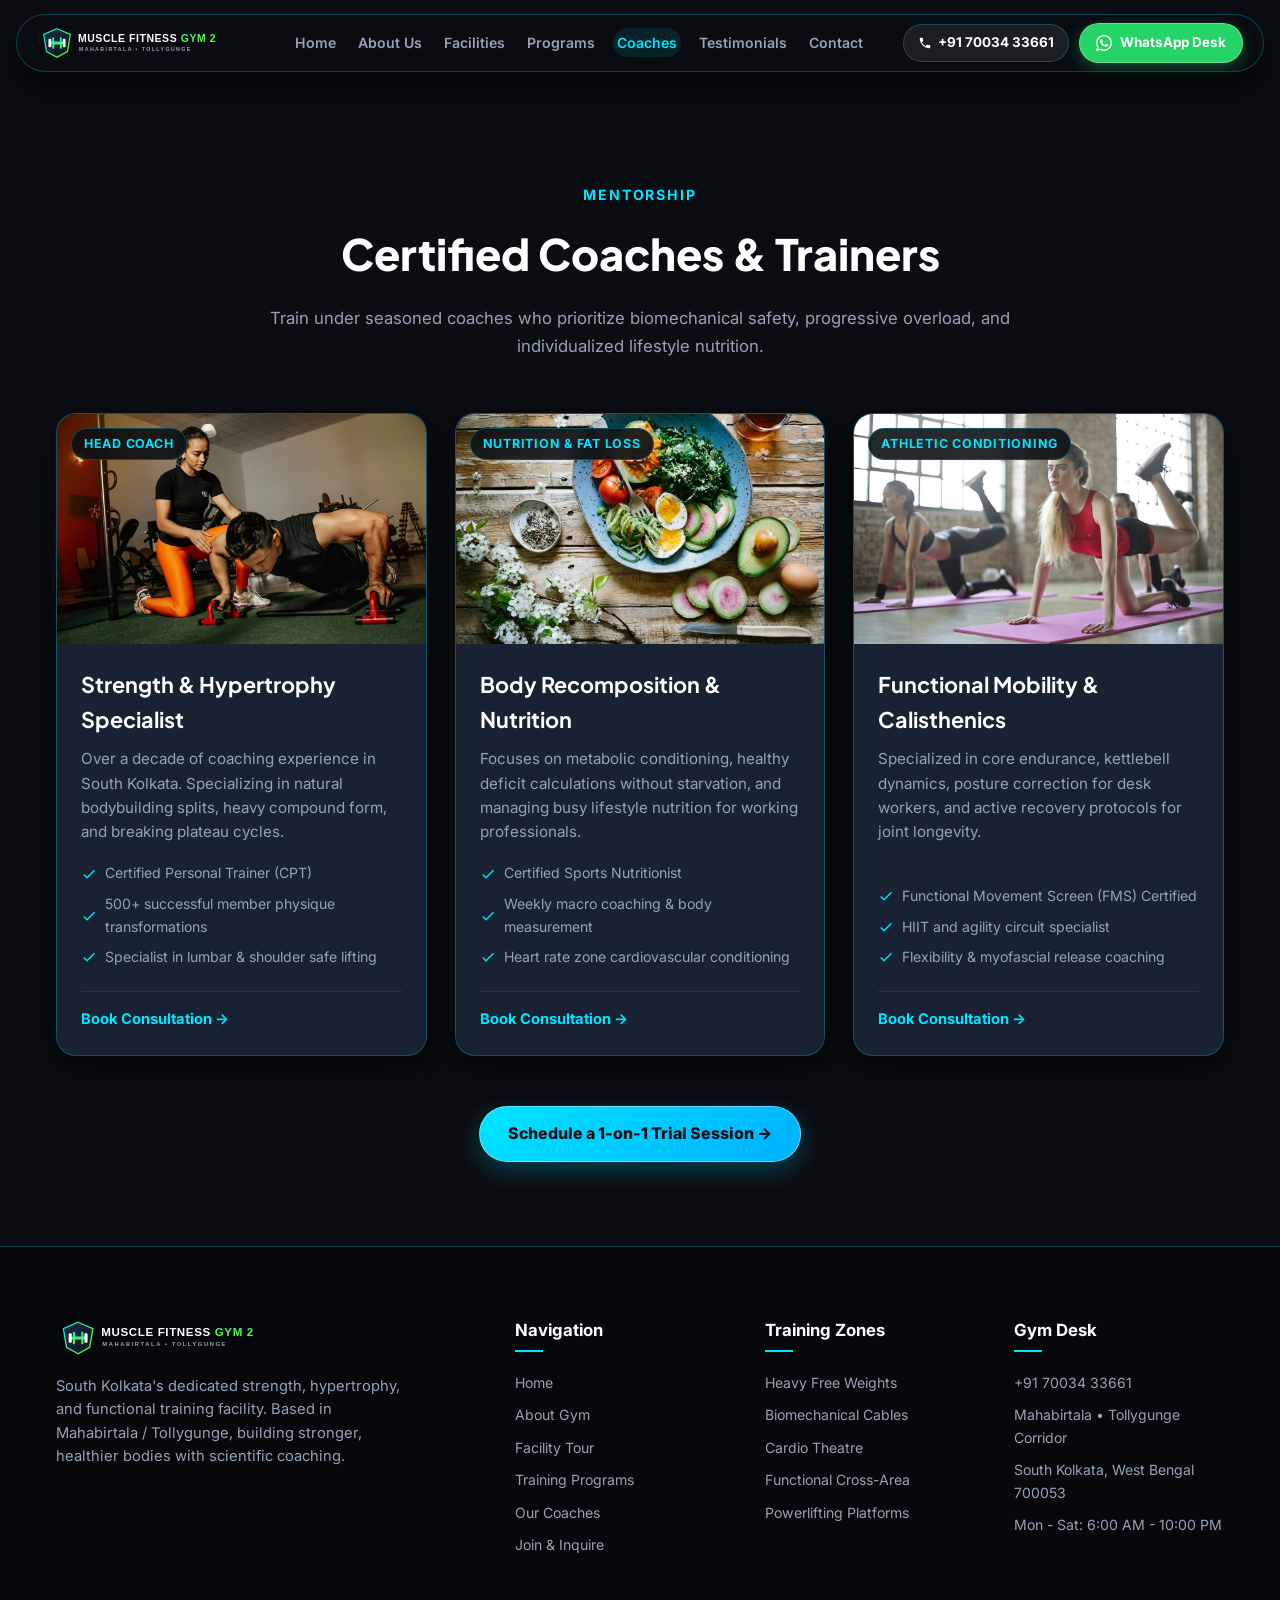
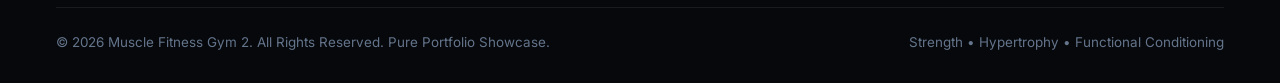
<file: trainers.html>
<!DOCTYPE html>
<html lang="en">
<head>
  <meta charset="UTF-8">
  <meta name="viewport" content="width=device-width, initial-scale=1.0">
  <title>Certified Coaches &amp; Personal Trainers | Muscle Fitness Gym 2</title>
  <meta name="description" content="Meet the certified personal trainers and strength coaches at Muscle Fitness Gym 2 Mahabirtala, Tollygunge. Biomechanics, nutrition, and injury-free transformation.">
  <link rel="icon" type="image/svg+xml" href="assets/images/favicon.svg">
  <link rel="icon" type="image/png" sizes="32x32" href="assets/images/favicon-32x32.png">
  <link rel="apple-touch-icon" href="assets/images/apple-touch-icon.png">
  <link rel="preconnect" href="https://fonts.googleapis.com">
  <link rel="preconnect" href="https://fonts.gstatic.com" crossorigin>
  <link href="https://fonts.googleapis.com/css2?family=Plus+Jakarta+Sans:wght@600;700;800;900&family=Inter:wght@400;500;600;700&display=swap" rel="stylesheet">
  <link rel="stylesheet" href="style.css">
</head>
<body>

  <!-- TheDivine Floating Pill Navbar -->
  <header class="nav-header-wrapper">
    <nav class="the-divine-nav" aria-label="Main Navigation">
      <a href="index.html" class="nav-brand">
        <img src="assets/images/logo.svg" alt="Muscle Fitness Gym 2 Logo">
      </a>
      <ul class="nav-links">
        <li><a href="index.html" class="nav-link">Home</a></li>
        <li><a href="about.html" class="nav-link">About Us</a></li>
        <li><a href="facilities.html" class="nav-link">Facilities</a></li>
        <li><a href="programs.html" class="nav-link">Programs</a></li>
        <li><a href="trainers.html" class="nav-link active">Coaches</a></li>
        <li><a href="reviews.html" class="nav-link">Testimonials</a></li>
        <li><a href="contact.html" class="nav-link">Contact</a></li>
      </ul>
      <div class="nav-actions">
        <a href="tel:+917003433661" class="btn-nav-call" title="Call Muscle Fitness Gym 2">
          <svg width="14" height="14" viewBox="0 0 24 24" fill="currentColor"><path d="M20 15.5c-1.2 0-2.4-.2-3.6-.6-.3-.1-.7 0-1 .2l-2.2 2.2c-2.8-1.4-5.1-3.8-6.6-6.6l2.2-2.2c.3-.3.4-.7.2-1-.4-1.1-.6-2.3-.6-3.5 0-.6-.4-1-1-1H4c-.6 0-1 .4-1 1 0 9.4 7.6 17 17 17 .6 0 1-.4 1-1v-3.5c0-.6-.4-1-1-1z"/></svg>
          +91 70034 33661
        </a>
        <a href="https://wa.me/917003433661?text=Hello%20Muscle%20Fitness%20Gym%202!%20I%20would%20like%20to%20consult%20with%20a%20personal%20trainer." target="_blank" rel="noopener noreferrer" class="btn-nav-wa" title="WhatsApp Desk">
          <svg class="wa-icon-white" viewBox="0 0 24 24"><path d="M.057 24l1.687-6.163c-1.041-1.804-1.588-3.849-1.587-5.946.003-6.556 5.338-11.891 11.893-11.891 3.181.001 6.167 1.24 8.413 3.488 2.245 2.248 3.481 5.236 3.48 8.414-.003 6.557-5.338 11.892-11.893 11.892-1.99-.001-3.951-.5-5.688-1.448l-6.305 1.654zm6.597-3.807c1.676.995 3.276 1.591 5.392 1.592 5.448 0 9.886-4.434 9.889-9.885.002-5.462-4.415-9.89-9.881-9.892-5.452 0-9.887 4.434-9.889 9.884-.001 2.225.651 3.891 1.746 5.634l-.999 3.648 3.742-.981zm11.387-5.464c-.074-.124-.272-.198-.57-.347-.297-.149-1.758-.868-2.031-.967-.272-.099-.47-.149-.669.149-.198.297-.768.967-.941 1.165-.173.198-.347.223-.644.074-.297-.149-1.255-.462-2.39-1.475-.883-.788-1.48-1.761-1.653-2.059-.173-.297-.018-.458.13-.606.134-.133.297-.347.446-.521.151-.172.2-.296.3-.495.099-.198.05-.372-.025-.521-.075-.148-.669-1.611-.916-2.206-.242-.579-.487-.501-.669-.51l-.57-.01c-.198 0-.52.074-.792.372s-1.04 1.016-1.04 2.479 1.065 2.876 1.213 3.074c.149.198 2.095 3.2 5.076 4.487.709.306 1.263.489 1.694.626.712.226 1.36.194 1.872.118.571-.085 1.758-.719 2.006-1.413.248-.695.248-1.29.173-1.414z"/></svg>
          WhatsApp Desk
        </a>
        <button class="mobile-nav-toggle" aria-label="Toggle navigation">
          <svg width="24" height="24" viewBox="0 0 24 24" stroke="currentColor" stroke-width="2" fill="none"><path d="M4 6h16M4 12h16M4 18h16"/></svg>
        </button>
      </div>
    </nav>
  </header>

  <!-- Mobile Drawer -->
  <div class="mobile-nav-drawer">
    <a href="index.html" class="nav-link">Home</a>
    <a href="about.html" class="nav-link">About Us</a>
    <a href="facilities.html" class="nav-link">Facilities</a>
    <a href="programs.html" class="nav-link">Programs</a>
    <a href="trainers.html" class="nav-link active">Coaches</a>
    <a href="reviews.html" class="nav-link">Testimonials</a>
    <a href="contact.html" class="nav-link">Contact</a>
  </div>

  <main style="padding-top: 100px;">
    <section class="section">
      <div class="container">
        <div class="section-header">
          <span class="section-subtitle">Mentorship</span>
          <h1 class="section-title">Certified Coaches &amp; Trainers</h1>
          <p class="section-desc">
            Train under seasoned coaches who prioritize biomechanical safety, progressive overload, and individualized lifestyle nutrition.
          </p>
        </div>

        <div class="facility-grid">
          <!-- Coach 1 -->
          <div class="card-luxury">
            <div class="card-img-wrap">
              <img src="assets/images/personal-trainer-guidance.jpg" alt="Head Strength Coach" loading="lazy">
              <span class="card-badge">Head Coach</span>
            </div>
            <div class="card-body">
              <h3 class="card-title">Strength &amp; Hypertrophy Specialist</h3>
              <p class="card-desc">
                Over a decade of coaching experience in South Kolkata. Specializing in natural bodybuilding splits, heavy compound form, and breaking plateau cycles.
              </p>
              <ul class="card-features">
                <li><svg viewBox="0 0 24 24"><path d="M9 16.17L4.83 12l-1.42 1.41L9 19 21 7l-1.41-1.41z"/></svg> Certified Personal Trainer (CPT)</li>
                <li><svg viewBox="0 0 24 24"><path d="M9 16.17L4.83 12l-1.42 1.41L9 19 21 7l-1.41-1.41z"/></svg> 500+ successful member physique transformations</li>
                <li><svg viewBox="0 0 24 24"><path d="M9 16.17L4.83 12l-1.42 1.41L9 19 21 7l-1.41-1.41z"/></svg> Specialist in lumbar &amp; shoulder safe lifting</li>
              </ul>
              <a href="contact.html" class="card-cta">Book Consultation &rarr;</a>
            </div>
          </div>

          <!-- Coach 2 -->
          <div class="card-luxury">
            <div class="card-img-wrap">
              <img src="assets/images/nutrition-diet-coaching.jpg" alt="Fat Loss & Nutrition Coach" loading="lazy">
              <span class="card-badge">Nutrition &amp; Fat Loss</span>
            </div>
            <div class="card-body">
              <h3 class="card-title">Body Recomposition &amp; Nutrition</h3>
              <p class="card-desc">
                Focuses on metabolic conditioning, healthy deficit calculations without starvation, and managing busy lifestyle nutrition for working professionals.
              </p>
              <ul class="card-features">
                <li><svg viewBox="0 0 24 24"><path d="M9 16.17L4.83 12l-1.42 1.41L9 19 21 7l-1.41-1.41z"/></svg> Certified Sports Nutritionist</li>
                <li><svg viewBox="0 0 24 24"><path d="M9 16.17L4.83 12l-1.42 1.41L9 19 21 7l-1.41-1.41z"/></svg> Weekly macro coaching &amp; body measurement</li>
                <li><svg viewBox="0 0 24 24"><path d="M9 16.17L4.83 12l-1.42 1.41L9 19 21 7l-1.41-1.41z"/></svg> Heart rate zone cardiovascular conditioning</li>
              </ul>
              <a href="contact.html" class="card-cta">Book Consultation &rarr;</a>
            </div>
          </div>

          <!-- Coach 3 -->
          <div class="card-luxury">
            <div class="card-img-wrap">
              <img src="assets/images/functional-cross-training.jpg" alt="Functional & Mobility Coach" loading="lazy">
              <span class="card-badge">Athletic Conditioning</span>
            </div>
            <div class="card-body">
              <h3 class="card-title">Functional Mobility &amp; Calisthenics</h3>
              <p class="card-desc">
                Specialized in core endurance, kettlebell dynamics, posture correction for desk workers, and active recovery protocols for joint longevity.
              </p>
              <ul class="card-features">
                <li><svg viewBox="0 0 24 24"><path d="M9 16.17L4.83 12l-1.42 1.41L9 19 21 7l-1.41-1.41z"/></svg> Functional Movement Screen (FMS) Certified</li>
                <li><svg viewBox="0 0 24 24"><path d="M9 16.17L4.83 12l-1.42 1.41L9 19 21 7l-1.41-1.41z"/></svg> HIIT and agility circuit specialist</li>
                <li><svg viewBox="0 0 24 24"><path d="M9 16.17L4.83 12l-1.42 1.41L9 19 21 7l-1.41-1.41z"/></svg> Flexibility &amp; myofascial release coaching</li>
              </ul>
              <a href="contact.html" class="card-cta">Book Consultation &rarr;</a>
            </div>
          </div>
        </div>

        <div style="text-align: center; margin-top: 50px;">
          <a href="contact.html" class="btn-primary" style="display: inline-flex;">Schedule a 1-on-1 Trial Session &rarr;</a>
        </div>
      </div>
    </section>
  </main>

  <!-- Footer -->
  <footer class="site-footer">
    <div class="container">
      <div class="footer-grid">
        <div class="footer-brand">
          <img src="assets/images/logo.svg" alt="Muscle Fitness Gym 2" style="height: 42px;">
          <p>
            South Kolkata's dedicated strength, hypertrophy, and functional training facility. Based in Mahabirtala / Tollygunge, building stronger, healthier bodies with scientific coaching.
          </p>
        </div>
        <div class="footer-col">
          <h4>Navigation</h4>
          <ul>
            <li><a href="index.html">Home</a></li>
            <li><a href="about.html">About Gym</a></li>
            <li><a href="facilities.html">Facility Tour</a></li>
            <li><a href="programs.html">Training Programs</a></li>
            <li><a href="trainers.html">Our Coaches</a></li>
            <li><a href="contact.html">Join &amp; Inquire</a></li>
          </ul>
        </div>
        <div class="footer-col">
          <h4>Training Zones</h4>
          <ul>
            <li><a href="facilities.html">Heavy Free Weights</a></li>
            <li><a href="facilities.html">Biomechanical Cables</a></li>
            <li><a href="facilities.html">Cardio Theatre</a></li>
            <li><a href="facilities.html">Functional Cross-Area</a></li>
            <li><a href="facilities.html">Powerlifting Platforms</a></li>
          </ul>
        </div>
        <div class="footer-col">
          <h4>Gym Desk</h4>
          <ul>
            <li><a href="tel:+917003433661">+91 70034 33661</a></li>
            <li>Mahabirtala &bull; Tollygunge Corridor</li>
            <li>South Kolkata, West Bengal 700053</li>
            <li>Mon - Sat: 6:00 AM - 10:00 PM</li>
          </ul>
        </div>
      </div>

      <div class="footer-bottom">
        <p>&copy; 2026 Muscle Fitness Gym 2. All Rights Reserved. Pure Portfolio Showcase.</p>
        <p>Strength &bull; Hypertrophy &bull; Functional Conditioning</p>
      </div>
    </div>
  </footer>

  <script src="main.js"></script>
</body>
</html>
</file>
<file: style.css>
/* ==========================================================================
   Muscle Fitness Gym 2 — Elite Strength & Conditioning Stylesheet
   Palette: Electric Volt Cyan (#00E5FF), Neon Lime (#76FF03), Dark Graphite (#0E131B, #161F2E), Pure Obsidian (#0A0D12)
   Strictly Zero Horizontal Mobile Overflow (360px, 375px, 390px)
   ========================================================================== */

:root {
  --bg-primary: #0A0D12;
  --bg-surface: #101621;
  --bg-surface-elevated: #182232;
  --accent-cyan: #00E5FF;
  --accent-cyan-glow: rgba(0, 229, 255, 0.35);
  --accent-lime: #76FF03;
  --accent-lime-glow: rgba(118, 255, 3, 0.35);
  --text-primary: #F8FAFC;
  --text-secondary: #94A3B8;
  --text-muted: #64748B;
  --border-cyan: rgba(0, 229, 255, 0.25);
  --border-cyan-strong: rgba(0, 229, 255, 0.6);
  --border-subtle: rgba(248, 250, 252, 0.08);
  --font-heading: 'Plus Jakarta Sans', -apple-system, sans-serif;
  --font-body: 'Inter', -apple-system, sans-serif;
  --shadow-card: 0 12px 32px rgba(0, 0, 0, 0.65);
  --shadow-cyan: 0 8px 24px rgba(0, 229, 255, 0.25);
  --radius-sm: 8px;
  --radius-md: 14px;
  --radius-lg: 20px;
  --radius-full: 9999px;
  --transition: all 0.3s cubic-bezier(0.16, 1, 0.3, 1);
}

*, *::before, *::after {
  box-sizing: border-box;
  margin: 0;
  padding: 0;
}

html {
  font-size: 16px;
  scroll-behavior: smooth;
  -webkit-text-size-adjust: 100%;
}

body {
  background-color: var(--bg-primary);
  color: var(--text-primary);
  font-family: var(--font-body);
  line-height: 1.6;
  overflow-x: hidden;
  position: relative;
  min-height: 100vh;
}

img, video {
  max-width: 100%;
  height: auto;
  display: block;
}

a {
  color: inherit;
  text-decoration: none;
  transition: var(--transition);
}

ul {
  list-style: none;
}

/* =========================================
   TheDivine Floating Pill Navbar
   ========================================= */
.nav-header-wrapper {
  position: fixed;
  top: 14px;
  left: 0;
  width: 100%;
  display: flex;
  justify-content: center;
  z-index: 1000;
  pointer-events: none;
  padding: 0 14px;
}

.the-divine-nav {
  pointer-events: auto;
  display: flex;
  align-items: center;
  justify-content: space-between;
  gap: 16px;
  width: 100%;
  max-width: 1140px;
  background: rgba(10, 13, 18, 0.84);
  backdrop-filter: blur(16px);
  -webkit-backdrop-filter: blur(16px);
  border: 1px solid var(--border-cyan);
  border-radius: var(--radius-full);
  padding: 8px 20px;
  box-shadow: 0 16px 36px rgba(0, 0, 0, 0.7);
}

.nav-brand {
  display: flex;
  align-items: center;
  flex-shrink: 0;
}

.nav-brand img {
  height: 38px;
  width: auto;
}

.nav-links {
  display: flex;
  align-items: center;
  gap: 18px;
  white-space: nowrap;
}

.nav-link {
  font-size: 0.88rem;
  font-weight: 600;
  color: var(--text-secondary);
  padding: 6px 10px;
  border-radius: var(--radius-full);
  transition: var(--transition);
}

.nav-link:hover, .nav-link.active {
  color: var(--accent-cyan);
  background: rgba(0, 229, 255, 0.1);
}

.nav-actions {
  display: flex;
  align-items: center;
  gap: 10px;
  flex-shrink: 0;
}

.btn-nav-call {
  display: inline-flex;
  align-items: center;
  gap: 6px;
  font-size: 0.84rem;
  font-weight: 700;
  color: #FFFFFF;
  background: rgba(255, 255, 255, 0.08);
  border: 1px solid var(--border-cyan);
  padding: 7px 14px;
  border-radius: var(--radius-full);
}

.btn-nav-call:hover {
  background: rgba(0, 229, 255, 0.2);
  color: var(--accent-cyan);
}

.btn-nav-wa {
  display: inline-flex;
  align-items: center;
  gap: 8px;
  font-size: 0.84rem;
  font-weight: 700;
  color: #FFFFFF;
  background: #25D366;
  border: 1px solid rgba(255, 255, 255, 0.3);
  padding: 8px 16px;
  border-radius: var(--radius-full);
  box-shadow: 0 4px 14px rgba(37, 211, 102, 0.35);
}

.btn-nav-wa:hover {
  background: #20bd5a;
  transform: translateY(-1px);
}

.wa-icon-white {
  width: 16px;
  height: 16px;
  fill: #FFFFFF;
}

.mobile-nav-toggle {
  display: none;
  background: transparent;
  border: none;
  color: #FFFFFF;
  cursor: pointer;
  padding: 6px;
}

.mobile-nav-drawer {
  display: none;
  position: fixed;
  top: 76px;
  left: 14px;
  right: 14px;
  background: rgba(16, 22, 33, 0.96);
  backdrop-filter: blur(20px);
  border: 1px solid var(--border-cyan);
  border-radius: var(--radius-lg);
  padding: 20px;
  flex-direction: column;
  gap: 12px;
  z-index: 999;
  box-shadow: 0 20px 40px rgba(0, 0, 0, 0.85);
}

.mobile-nav-drawer.open {
  display: flex;
}

.mobile-nav-drawer .nav-link {
  font-size: 1rem;
  padding: 10px 14px;
  text-align: center;
}

/* =========================================
   Hero Section & 16:9 Video
   ========================================= */
.hero-section {
  position: relative;
  min-height: 85vh;
  display: flex;
  align-items: center;
  justify-content: center;
  padding: 120px 20px 70px;
  overflow: hidden;
  text-align: center;
}

.hero-video-wrapper {
  position: absolute;
  top: 0;
  left: 0;
  width: 100%;
  height: 100%;
  overflow: hidden;
  z-index: 0;
}

.hero-video {
  width: 100%;
  height: 100%;
  object-fit: cover;
  object-position: center;
}

.hero-overlay {
  position: absolute;
  top: 0;
  left: 0;
  width: 100%;
  height: 100%;
  background: linear-gradient(
    180deg,
    rgba(10, 13, 18, 0.72) 0%,
    rgba(10, 13, 18, 0.9) 60%,
    rgba(10, 13, 18, 0.98) 100%
  );
  z-index: 1;
}

.hero-content {
  position: relative;
  z-index: 2;
  max-width: 920px;
  margin: 0 auto;
}

.hero-badge {
  display: inline-flex;
  align-items: center;
  gap: 8px;
  background: rgba(0, 229, 255, 0.12);
  border: 1px solid var(--border-cyan);
  color: var(--accent-cyan);
  font-size: 0.85rem;
  font-weight: 700;
  text-transform: uppercase;
  letter-spacing: 0.12em;
  padding: 6px 16px;
  border-radius: var(--radius-full);
  margin-bottom: 24px;
}

.hero-title {
  font-family: var(--font-heading);
  font-size: clamp(2rem, 5vw, 3.8rem);
  font-weight: 900;
  line-height: 1.15;
  color: #FFFFFF;
  margin-bottom: 20px;
}

.typewriter-text {
  background: linear-gradient(135deg, #00E5FF 0%, #76FF03 100%);
  -webkit-background-clip: text;
  -webkit-text-fill-color: transparent;
  display: inline-block;
  min-height: 1.2em;
  border-right: 2px solid var(--accent-cyan);
  padding-right: 4px;
  animation: blink 0.8s infinite;
}

@keyframes blink {
  0%, 100% { border-color: var(--accent-cyan); }
  50% { border-color: transparent; }
}

.hero-subtitle {
  font-size: clamp(1rem, 2vw, 1.25rem);
  color: var(--text-secondary);
  line-height: 1.6;
  max-width: 760px;
  margin: 0 auto 34px;
}

.hero-ctas {
  display: flex;
  align-items: center;
  justify-content: center;
  gap: 16px;
  flex-wrap: wrap;
  margin-bottom: 48px;
}

.btn-primary {
  display: inline-flex;
  align-items: center;
  gap: 10px;
  background: linear-gradient(135deg, #00E5FF 0%, #00B0FF 100%);
  border: 1px solid rgba(255, 255, 255, 0.4);
  color: #0A0D12;
  font-weight: 800;
  font-size: 1rem;
  padding: 14px 28px;
  border-radius: var(--radius-full);
  box-shadow: var(--shadow-cyan);
}

.btn-primary:hover {
  background: linear-gradient(135deg, #76FF03 0%, #00E5FF 100%);
  transform: translateY(-2px);
}

.btn-secondary {
  display: inline-flex;
  align-items: center;
  gap: 10px;
  background: rgba(255, 255, 255, 0.06);
  border: 1px solid var(--border-cyan);
  color: var(--accent-cyan);
  font-weight: 700;
  font-size: 1rem;
  padding: 14px 26px;
  border-radius: var(--radius-full);
}

.btn-secondary:hover {
  background: rgba(0, 229, 255, 0.15);
  color: #FFFFFF;
  transform: translateY(-2px);
}

.hero-telemetry {
  display: grid;
  grid-template-columns: repeat(4, 1fr);
  gap: 20px;
  background: rgba(16, 22, 33, 0.85);
  backdrop-filter: blur(12px);
  border: 1px solid var(--border-cyan);
  border-radius: var(--radius-lg);
  padding: 24px 28px;
  max-width: 900px;
  margin: 0 auto;
}

.telemetry-item {
  display: flex;
  flex-direction: column;
  gap: 4px;
}

.telemetry-val {
  font-family: var(--font-heading);
  font-size: 2.1rem;
  font-weight: 900;
  color: var(--accent-cyan);
}

.telemetry-label {
  font-size: 0.82rem;
  color: var(--text-secondary);
  font-weight: 600;
  text-transform: uppercase;
  letter-spacing: 0.05em;
}

/* =========================================
   Standard Sections & Typography
   ========================================= */
.section {
  padding: 84px 20px;
  position: relative;
}

.section-alt {
  background-color: var(--bg-surface);
}

.container {
  max-width: 1200px;
  margin: 0 auto;
  padding: 0 16px;
}

.section-header {
  text-align: center;
  max-width: 800px;
  margin: 0 auto 52px;
}

.section-subtitle {
  color: var(--accent-cyan);
  font-size: 0.88rem;
  font-weight: 700;
  text-transform: uppercase;
  letter-spacing: 0.14em;
  margin-bottom: 12px;
  display: block;
}

.section-title {
  font-family: var(--font-heading);
  font-size: clamp(1.8rem, 3.5vw, 2.7rem);
  font-weight: 800;
  color: #FFFFFF;
  margin-bottom: 16px;
}

.section-desc {
  font-size: 1.05rem;
  color: var(--text-secondary);
  line-height: 1.7;
}

/* =========================================
   Facilities & Training Cards Grid
   ========================================= */
.facility-grid {
  display: grid;
  grid-template-columns: repeat(auto-fit, minmax(320px, 1fr));
  gap: 28px;
}

.card-luxury {
  background: var(--bg-surface-elevated);
  border: 1px solid var(--border-cyan);
  border-radius: var(--radius-lg);
  overflow: hidden;
  box-shadow: var(--shadow-card);
  transition: var(--transition);
  display: flex;
  flex-direction: column;
}

.card-luxury:hover {
  transform: translateY(-4px);
  border-color: var(--accent-cyan);
  box-shadow: var(--shadow-cyan);
}

.card-img-wrap {
  position: relative;
  width: 100%;
  aspect-ratio: 16 / 10;
  overflow: hidden;
}

.card-img-wrap img {
  width: 100%;
  height: 100%;
  object-fit: cover;
  transition: transform 0.5s ease;
}

.card-luxury:hover .card-img-wrap img {
  transform: scale(1.05);
}

.card-badge {
  position: absolute;
  top: 14px;
  left: 14px;
  background: rgba(10, 13, 18, 0.88);
  backdrop-filter: blur(8px);
  border: 1px solid var(--border-cyan);
  color: var(--accent-cyan);
  font-size: 0.78rem;
  font-weight: 700;
  padding: 5px 12px;
  border-radius: var(--radius-full);
  text-transform: uppercase;
  letter-spacing: 0.06em;
}

.card-body {
  padding: 24px;
  display: flex;
  flex-direction: column;
  flex-grow: 1;
}

.card-title {
  font-family: var(--font-heading);
  font-size: 1.35rem;
  font-weight: 700;
  color: #FFFFFF;
  margin-bottom: 10px;
}

.card-desc {
  color: var(--text-secondary);
  font-size: 0.95rem;
  line-height: 1.6;
  margin-bottom: 18px;
  flex-grow: 1;
}

.card-features {
  display: flex;
  flex-direction: column;
  gap: 8px;
  margin-bottom: 22px;
}

.card-features li {
  font-size: 0.88rem;
  color: var(--text-secondary);
  display: flex;
  align-items: center;
  gap: 8px;
}

.card-features svg {
  width: 16px;
  height: 16px;
  fill: var(--accent-cyan);
  flex-shrink: 0;
}

.card-cta {
  display: inline-flex;
  align-items: center;
  gap: 6px;
  color: var(--accent-cyan);
  font-size: 0.92rem;
  font-weight: 700;
  border-top: 1px solid var(--border-subtle);
  padding-top: 16px;
}

.card-cta:hover {
  color: #FFFFFF;
  gap: 10px;
}

/* =========================================
   Interactive Goal & Training Intake Widget
   ========================================= */
.estimator-widget {
  background: var(--bg-surface-elevated);
  border: 1px solid var(--border-cyan);
  border-radius: var(--radius-lg);
  padding: clamp(20px, 4vw, 40px);
  box-shadow: var(--shadow-card);
  max-width: 960px;
  margin: 0 auto;
}

.estimator-grid {
  display: grid;
  grid-template-columns: repeat(auto-fit, minmax(240px, 1fr));
  gap: 20px;
  margin-bottom: 28px;
}

.form-group label {
  display: block;
  font-size: 0.86rem;
  font-weight: 600;
  color: var(--accent-cyan);
  margin-bottom: 8px;
  text-transform: uppercase;
  letter-spacing: 0.06em;
}

.form-select, .form-input, .form-textarea {
  width: 100%;
  padding: 12px 16px;
  background: var(--bg-primary);
  border: 1px solid var(--border-subtle);
  border-radius: var(--radius-md);
  color: #FFFFFF;
  font-family: inherit;
  font-size: 0.95rem;
  outline: none;
  transition: var(--transition);
}

.form-select:focus, .form-input:focus, .form-textarea:focus {
  border-color: var(--accent-cyan);
  box-shadow: 0 0 0 3px rgba(0, 229, 255, 0.2);
}

.form-select option {
  background-color: var(--bg-primary);
  color: #FFFFFF;
}

.estimator-output {
  background: rgba(10, 13, 18, 0.9);
  border: 1px dashed var(--border-cyan);
  border-radius: var(--radius-md);
  padding: 22px;
  display: flex;
  align-items: center;
  justify-content: space-between;
  gap: 20px;
  flex-wrap: wrap;
}

.est-specs {
  display: flex;
  flex-direction: column;
  gap: 4px;
}

.est-badge {
  color: var(--accent-lime);
  font-size: 0.8rem;
  font-weight: 700;
  text-transform: uppercase;
  letter-spacing: 0.08em;
}

.est-title {
  font-size: 1.25rem;
  font-weight: 700;
  color: #FFFFFF;
}

.est-timeline {
  color: var(--text-secondary);
  font-size: 0.9rem;
}

/* =========================================
   Reviews & Testimonials Grid
   ========================================= */
.reviews-grid {
  display: grid;
  grid-template-columns: repeat(auto-fit, minmax(300px, 1fr));
  gap: 24px;
}

.review-card {
  background: var(--bg-surface-elevated);
  border: 1px solid var(--border-cyan);
  border-radius: var(--radius-lg);
  padding: 28px;
  display: flex;
  flex-direction: column;
  justify-content: space-between;
  box-shadow: var(--shadow-card);
}

.review-stars {
  color: var(--accent-lime);
  font-size: 1.15rem;
  margin-bottom: 14px;
  letter-spacing: 2px;
}

.review-text {
  font-size: 0.96rem;
  color: var(--text-secondary);
  line-height: 1.65;
  margin-bottom: 20px;
  font-style: italic;
}

.review-author {
  display: flex;
  align-items: center;
  gap: 14px;
  border-top: 1px solid var(--border-subtle);
  padding-top: 16px;
}

.author-avatar {
  width: 44px;
  height: 44px;
  border-radius: 50%;
  background: var(--bg-primary);
  border: 1px solid var(--border-cyan);
  display: flex;
  align-items: center;
  justify-content: center;
  font-weight: 800;
  color: var(--accent-cyan);
  font-size: 0.95rem;
  flex-shrink: 0;
}

.author-meta h4 {
  font-size: 0.98rem;
  color: #FFFFFF;
  margin-bottom: 2px;
}

.author-meta span {
  font-size: 0.82rem;
  color: var(--accent-cyan);
}

/* =========================================
   Contact Grid & Layout
   ========================================= */
.contact-grid {
  display: grid;
  grid-template-columns: repeat(auto-fit, minmax(280px, 1fr));
  gap: 30px;
}

.contact-info-panel {
  background: var(--bg-surface-elevated);
  border: 1px solid var(--border-cyan);
  border-radius: var(--radius-lg);
  padding: 30px;
}

.contact-detail-row {
  display: flex;
  gap: 16px;
  margin-bottom: 24px;
}

.contact-icon {
  width: 44px;
  height: 44px;
  border-radius: 50%;
  background: var(--bg-primary);
  border: 1px solid var(--border-cyan);
  display: flex;
  align-items: center;
  justify-content: center;
  flex-shrink: 0;
  color: var(--accent-cyan);
}

.contact-detail-text h4 {
  font-size: 1rem;
  color: #FFFFFF;
  margin-bottom: 4px;
}

.contact-detail-text p, .contact-detail-text a {
  color: var(--text-secondary);
  font-size: 0.92rem;
  line-height: 1.5;
}

.map-frame-wrapper {
  margin-top: 24px;
  border-radius: var(--radius-md);
  overflow: hidden;
  border: 1px solid var(--border-subtle);
  height: 220px;
}

.map-frame-wrapper iframe {
  width: 100%;
  height: 100%;
  border: none;
}

/* =========================================
   Footer
   ========================================= */
.site-footer {
  background: #06080B;
  border-top: 1px solid var(--border-cyan);
  padding: 70px 20px 30px;
}

.footer-grid {
  display: grid;
  grid-template-columns: 2fr 1fr 1fr 1fr;
  gap: 40px;
  margin-bottom: 50px;
}

.footer-brand p {
  color: var(--text-secondary);
  font-size: 0.92rem;
  line-height: 1.6;
  margin-top: 16px;
  max-width: 360px;
}

.footer-col h4 {
  font-size: 1.05rem;
  color: #FFFFFF;
  margin-bottom: 20px;
  position: relative;
  padding-bottom: 8px;
}

.footer-col h4::after {
  content: '';
  position: absolute;
  bottom: 0;
  left: 0;
  width: 28px;
  height: 2px;
  background: var(--accent-cyan);
}

.footer-col ul {
  display: flex;
  flex-direction: column;
  gap: 10px;
}

.footer-col li, .footer-col a {
  font-size: 0.88rem;
  color: var(--text-secondary);
}

.footer-col a:hover {
  color: var(--accent-cyan);
  transform: translateX(3px);
}

.footer-bottom {
  border-top: 1px solid var(--border-subtle);
  padding-top: 24px;
  display: flex;
  align-items: center;
  justify-content: space-between;
  flex-wrap: wrap;
  gap: 16px;
  font-size: 0.84rem;
  color: var(--text-muted);
}

/* =========================================
   Strict Responsive Fixes for 360px, 375px, 390px
   ========================================= */
@media (max-width: 991px) {
  .nav-links, .nav-actions .btn-nav-call {
    display: none;
  }
  .mobile-nav-toggle {
    display: block;
  }
  .hero-telemetry {
    grid-template-columns: repeat(2, 1fr);
    gap: 16px;
  }
  .footer-grid {
    grid-template-columns: 1fr 1fr;
  }
}

@media (max-width: 640px) {
  .the-divine-nav {
    padding: 6px 14px;
  }
  .nav-brand img {
    height: 30px;
  }
  .btn-nav-wa {
    font-size: 0.78rem;
    padding: 6px 12px;
  }
  .hero-section {
    padding: 100px 14px 60px;
  }
  .hero-telemetry {
    grid-template-columns: repeat(2, 1fr);
    padding: 16px 12px;
  }
  .section {
    padding: 60px 12px;
  }
  .facility-grid, .reviews-grid, .contact-grid {
    grid-template-columns: 100%;
  }
  .contact-info-panel {
    padding: 20px 12px;
    box-sizing: border-box;
    width: 100%;
    max-width: 100%;
  }
  .estimator-widget {
    padding: 16px 10px;
    width: 100%;
    max-width: 100%;
    box-sizing: border-box;
  }
  .estimator-grid {
    grid-template-columns: 100%;
    gap: 14px;
  }
  .estimator-output {
    flex-direction: column;
    align-items: stretch;
    padding: 14px 10px;
    width: 100%;
    max-width: 100%;
    box-sizing: border-box;
  }
  .est-specs {
    min-width: 0;
    width: 100%;
    max-width: 100%;
    box-sizing: border-box;
    word-break: break-word;
    overflow-wrap: break-word;
  }
  .est-title {
    font-size: 1.1rem;
    word-break: break-word;
    overflow-wrap: break-word;
  }
  .est-timeline {
    font-size: 0.85rem;
    word-break: break-word;
    overflow-wrap: break-word;
  }
  #estWaBtn {
    width: 100%;
    max-width: 100%;
    box-sizing: border-box;
    text-align: center;
    justify-content: center;
    white-space: normal;
  }
  .footer-grid {
    grid-template-columns: 1fr;
    gap: 30px;
  }
  .footer-bottom {
    flex-direction: column;
    text-align: center;
  }
}

/* Anti-Wrapping & Pill Optimization Standard */
.nav-link, .nav-links a {
  white-space: nowrap !important;
  font-size: 0.88rem !important;
  padding: 6px 4px !important;
}
.nav-links {
  gap: 14px !important;
  flex-wrap: nowrap !important;
}
.the-divine-nav {
  max-width: 1240px !important;
  gap: 12px !important;
}
.btn-nav-call, .btn-nav-wa {
  white-space: nowrap !important;
  flex-shrink: 0 !important;
}

/* ABSOLUTE NO-WRAP & FLOATING PILL STANDARDS */
.nav-header-wrapper, .nav-pill-wrapper {
  padding: 0 16px !important;
}
.the-divine-nav, .nav-pill, .header-inner {
  max-width: 1300px !important;
  width: 100% !important;
  gap: 14px !important;
  box-sizing: border-box !important;
}
.nav-brand, .brand {
  flex-shrink: 0 !important;
}
.nav-brand img, .brand img {
  object-fit: contain !important;
}
.nav-links {
  gap: 14px !important;
  flex-shrink: 1 !important;
  list-style: none !important;
}
.nav-link, .nav-links a, .nav-links li a {
  white-space: nowrap !important;
  font-size: 0.88rem !important;
  word-break: keep-all !important;
}
.nav-actions, .nav-action {
  flex-shrink: 0 !important;
  display: flex !important;
  align-items: center !important;
  gap: 10px !important;
}
.btn-nav-call, .btn-nav-wa, .nav-btn, .btn-cta-pill {
  white-space: nowrap !important;
  flex-shrink: 0 !important;
  display: inline-flex !important;
  align-items: center !important;
  word-break: keep-all !important;
}
</file>
